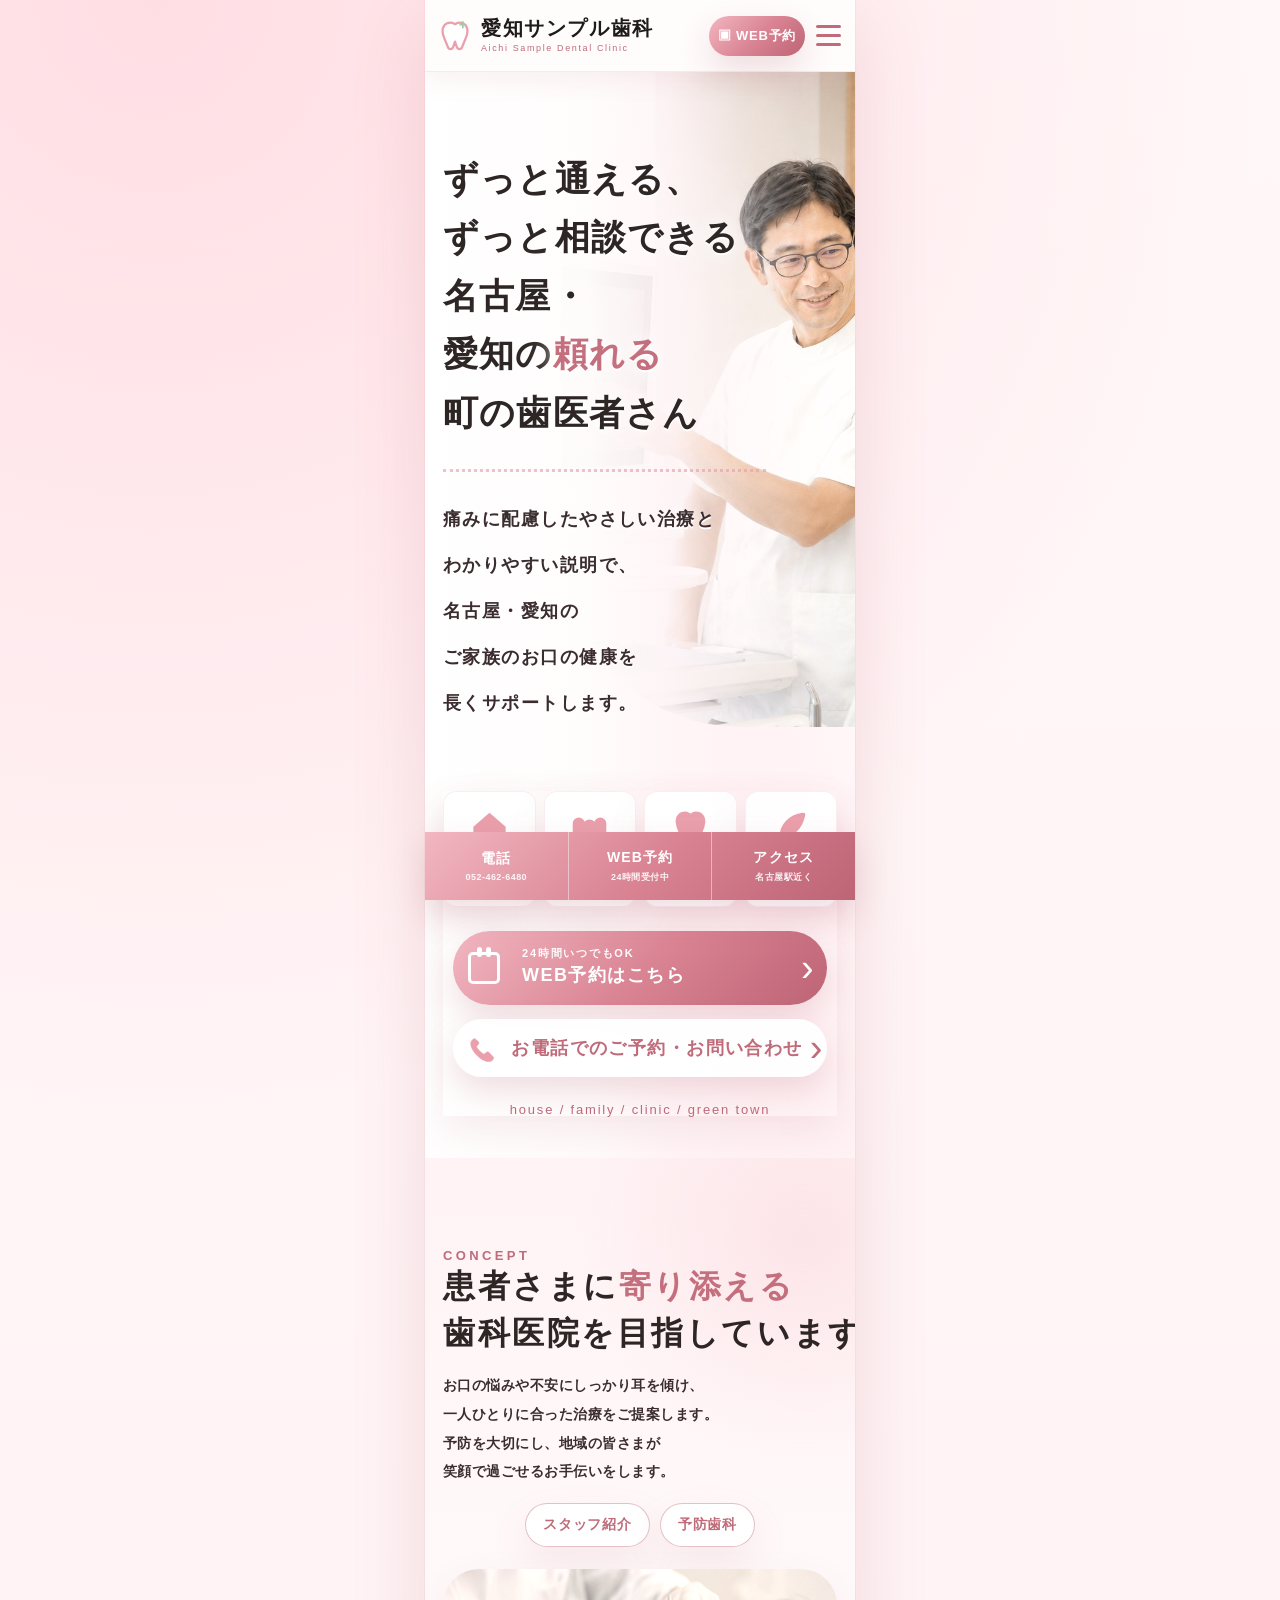
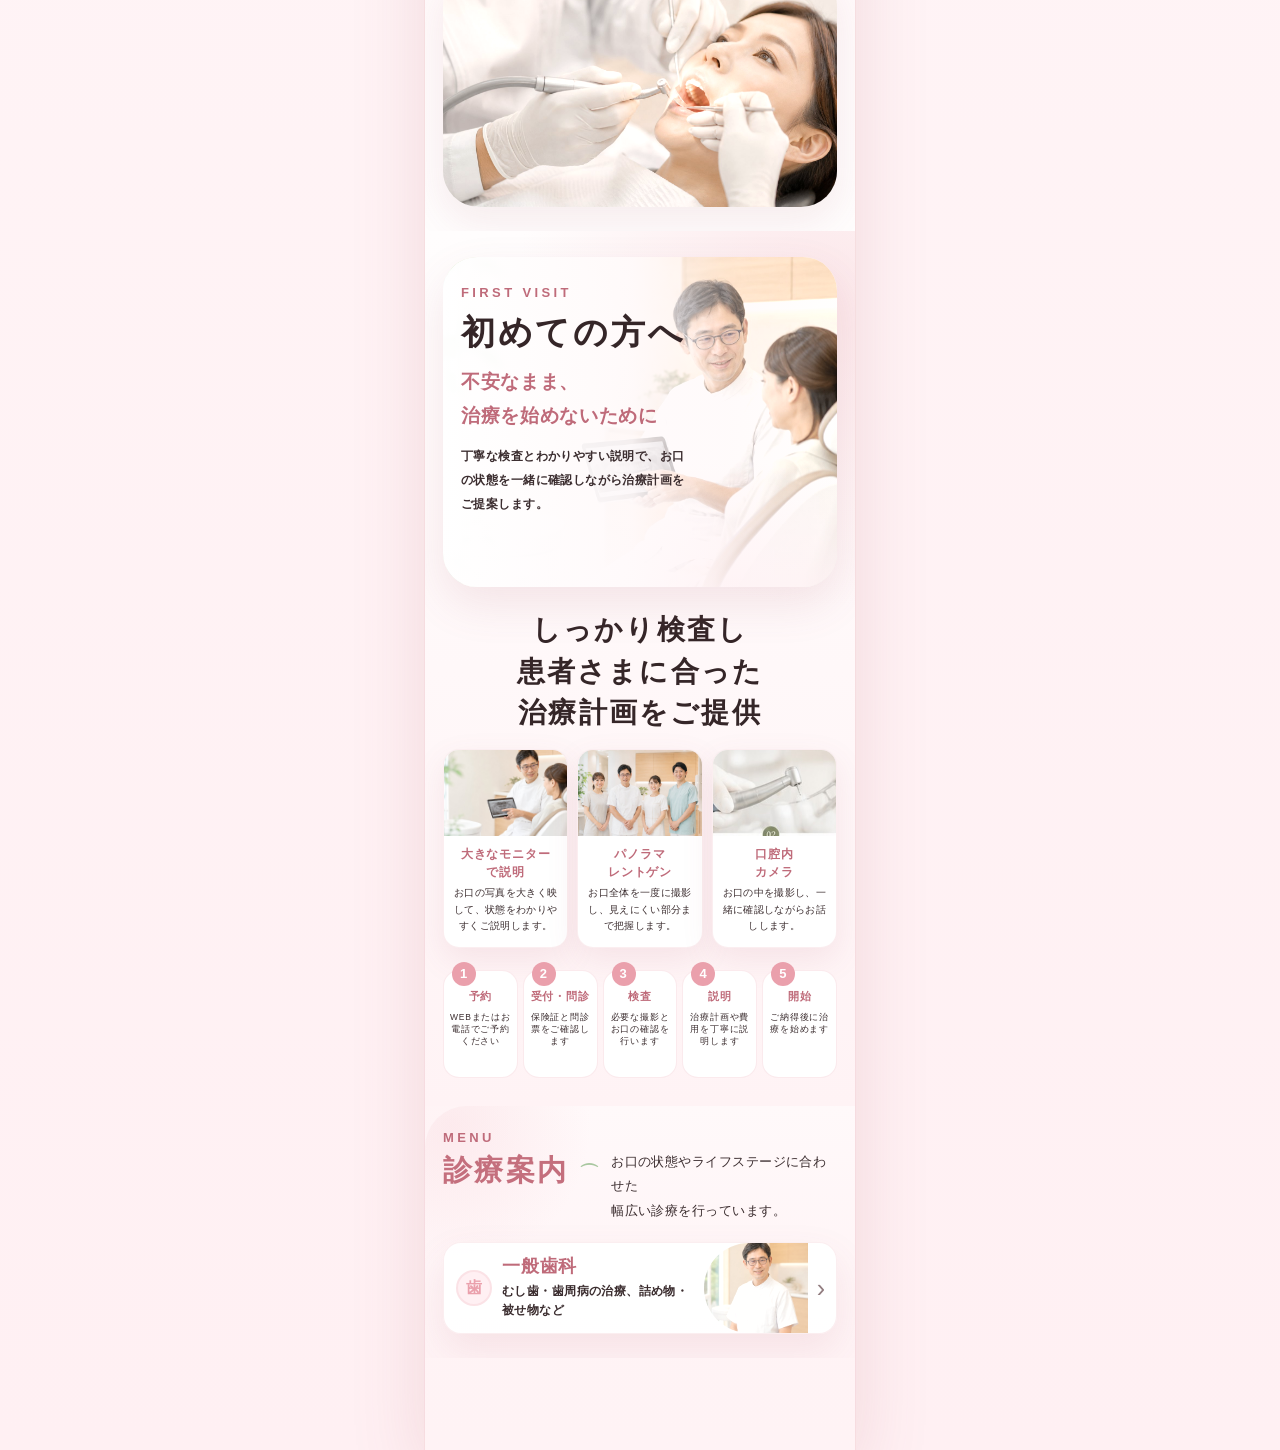
<file: index.html>
<!doctype html>
<html lang="ja">
<head>
  <meta charset="utf-8">
  <meta name="viewport" content="width=device-width, initial-scale=1">
  <title>愛知サンプル歯科 | Aichi Sample Dental Clinic</title>
  <meta name="description" content="愛知サンプル歯科は、痛みに配慮したやさしい治療とわかりやすい説明で、ご家族のお口の健康を長く支える歯科医院です。">
  <meta name="theme-color" content="#eaa0ac">
  <meta property="og:type" content="website">
  <meta property="og:site_name" content="愛知サンプル歯科">
  <meta property="og:title" content="愛知サンプル歯科 | Aichi Sample Dental Clinic">
  <meta property="og:description" content="ずっと通える、ずっと相談できる。名古屋・愛知の頼れる町の歯医者さん。">
  <meta property="og:image" content="assets/friendly_dental_consultation_in_a_modern_clinic.jpg?v=20260528">
  <link rel="icon" href="assets/favicon.svg" type="image/svg+xml">
  <link rel="manifest" href="site.webmanifest">
  <link rel="preload" as="image" href="assets/friendly_dental_consultation_in_a_modern_clinic.jpg?v=20260528">
  <link rel="stylesheet" href="styles.css">
  <script type="application/ld+json">
  {
    "@context": "https://schema.org",
    "@type": "Dentist",
    "name": "愛知サンプル歯科",
    "alternateName": "Aichi Sample Dental Clinic",
    "image": "assets/friendly_dental_consultation_in_a_modern_clinic.jpg?v=20260528",
    "telephone": "052-462-6480",
    "address": {
      "@type": "PostalAddress",
      "postalCode": "450-0002",
      "addressRegion": "愛知県",
      "addressLocality": "名古屋市中村区",
      "streetAddress": "名駅1-1-3 名駅メディカルスクエア 2F",
      "addressCountry": "JP"
    },
    "medicalSpecialty": "Dentistry",
    "openingHours": [
      "Mo-We 09:00-13:00",
      "Mo-We 14:30-18:30",
      "Fr 09:00-13:00",
      "Fr 14:30-18:30",
      "Sa 09:00-13:00",
      "Sa 14:30-17:00"
    ],
    "priceRange": "$$"
  }
  </script>
</head>
<body class="home-page">
  <div class="site-shell">
    <header class="site-header">
      <a class="brand" href="index.html" aria-label="愛知サンプル歯科トップ">
        <svg class="logo-icon" viewBox="0 0 64 64" aria-hidden="true">
          <path d="M24 8c-9 0-15 7-14 17 1 9 6 17 9 26 2 6 8 6 10 0l3-9 3 9c2 6 8 6 10 0 3-9 8-17 9-26C55 15 49 8 40 8c-4 0-6 2-8 3-2-1-4-3-8-3Z" fill="#fff" stroke="#35b7a8" stroke-width="4" stroke-linejoin="round"/>
          <path d="M46 7v10M41 12h10" stroke="#94c781" stroke-width="3" stroke-linecap="round"/>
        </svg>
        <span>
          <span class="brand-name">愛知サンプル歯科</span>
          <span class="brand-en">Aichi Sample Dental Clinic</span>
        </span>
      </a>
      <a class="reserve-pill" href="reserve.html">▣ WEB予約</a>
      <button class="menu-trigger" type="button" data-menu-button aria-expanded="false" aria-label="メニューを開く">
        <span></span><span></span><span></span>
      </button>
    </header>
    <nav class="drawer" data-drawer aria-label="サイト内メニュー">
      <a href="treatment.html">診療案内 <span>›</span></a>
      <a href="staff.html">スタッフ紹介 <span>›</span></a>
      <a href="index.html#first-guide">初めての方へ <span>›</span></a>
      <a href="clinic.html">院内・アクセス <span>›</span></a>
      <a href="reserve.html">WEB予約・相談 <span>›</span></a>
    </nav>

    <main class="page">
      <section class="hero-visual">
        <img class="hero-photo" src="assets/friendly_dental_consultation_in_a_modern_clinic.jpg?v=20260528" alt="院長が患者さまへ口腔内画像を見せながら説明している診療室">
        <div class="hero-copy reveal">
          <h1>ずっと通える、<br>ずっと相談できる<br>名古屋・愛知の<strong>頼れる</strong><br>町の歯医者さん</h1>
          <p>痛みに配慮したやさしい治療と<br>わかりやすい説明で、名古屋・愛知の<br>ご家族のお口の健康を<br>長くサポートします。</p>
        </div>

        <div class="floating-panel reveal">
          <div class="badge-wrap">
            <span class="badge">
              <svg viewBox="0 0 64 64" aria-hidden="true"><path d="M8 31 32 10l24 21v23H39V39H25v15H8V31Z"/></svg>
              <strong>土日も診療</strong><em>通いやすい</em>
            </span>
            <span class="badge">
              <svg viewBox="0 0 64 64" aria-hidden="true"><path d="M25 26a9 9 0 1 0-18 0v20h18V26Zm32 0a9 9 0 1 0-18 0v20h18V26ZM32 20a10 10 0 0 0-10 10v24h20V30A10 10 0 0 0 32 20Z"/></svg>
              <strong>家族みんなで</strong><em>通える歯科</em>
            </span>
            <span class="badge">
              <svg viewBox="0 0 64 64" aria-hidden="true"><path d="M24 8c-9 0-15 7-14 17 1 9 6 17 9 26 2 6 8 6 10 0l3-9 3 9c2 6 8 6 10 0 3-9 8-17 9-26C55 15 49 8 40 8c-4 0-6 2-8 3-2-1-4-3-8-3Z"/></svg>
              <strong>痛みに配慮した</strong><em>やさしい治療</em>
            </span>
            <span class="badge">
              <svg viewBox="0 0 64 64" aria-hidden="true"><path d="M50 10C29 13 16 27 15 48c20 0 35-13 39-35 .4-2-1-3.4-4-3Zm-2 6C36 27 27 35 16 49"/></svg>
              <strong>清潔で安心の</strong><em>院内環境</em>
            </span>
          </div>
          <div class="hero-actions">
            <a class="hero-main-reserve" href="reserve.html">
              <span class="hero-calendar" aria-hidden="true"></span>
              <span><small>24時間いつでもOK</small>WEB予約はこちら</span>
              <b>›</b>
            </a>
            <a class="hero-call-reserve" href="tel:0524626480">
              <svg class="hero-phone-icon" viewBox="0 0 64 64" aria-hidden="true"><path d="M20 10c-4 1-8 5-9 9-2 8 4 20 14 30s22 16 30 14c4-1 8-5 9-9l-11-12c-2-2-5-2-7 0l-5 4c-7-4-13-10-17-17l4-5c2-2 2-5 0-7L20 10Z"/></svg>
              <span>お電話でのご予約・お問い合わせ</span>
              <b>›</b>
            </a>
          </div>
          <div class="town-line">house / family / clinic / green town</div>
        </div>
      </section>

      <section class="concept-stage reveal">
        <div class="concept-copy">
          <span class="en-label">Concept</span>
          <h2><span class="heading-line">患者さまに<strong>寄り添える</strong></span><span class="heading-line">歯科医院を目指しています</span></h2>
          <p>お口の悩みや不安にしっかり耳を傾け、<br>一人ひとりに合った治療をご提案します。<br>予防を大切にし、地域の皆さまが<br>笑顔で過ごせるお手伝いをします。</p>
          <div class="btn-row">
            <a class="soft-btn" href="staff.html">スタッフ紹介</a>
            <a class="soft-btn" href="treatment.html">予防歯科</a>
          </div>
        </div>
        <div class="concept-photo">
          <img src="assets/friendly_medical_staff_in_modern_clinic.jpg?v=20260528" alt="愛知サンプル歯科のスタッフ">
        </div>
      </section>

      <section class="first-guide-stage reveal" id="first-guide">
        <div class="first-guide-visual">
          <img src="assets/dental_consultation_in_a_modern_clinic.jpg?v=20260528" alt="初診時に丁寧に説明する診療風景">
          <div class="first-guide-copy">
            <span class="en-label">FIRST VISIT</span>
            <h2>初めての方へ</h2>
            <p class="guide-lead">不安なまま、<br>治療を始めないために</p>
            <p>丁寧な検査とわかりやすい説明で、お口の状態を一緒に確認しながら治療計画をご提案します。</p>
          </div>
        </div>

        <div class="section-head first-guide-title">
          <h2><span class="heading-line">しっかり検査し</span><span class="heading-line">患者さまに合った</span><span class="heading-line">治療計画をご提供</span></h2>
        </div>

        <div class="exam-row">
          <div class="exam-unit"><img src="assets/dental_consultation_in_a_modern_clinic.jpg?v=20260528" alt="大きなモニター"><b>大きなモニター<br>で説明</b><p>お口の写真を大きく映して、状態をわかりやすくご説明します。</p></div>
          <div class="exam-unit"><img src="assets/modern_bright_dental_treatment_room.jpg?v=20260528" alt="パノラマレントゲン"><b>パノラマ<br>レントゲン</b><p>お口全体を一度に撮影し、見えにくい部分まで把握します。</p></div>
          <div class="exam-unit"><img src="assets/aichi-equipment-camera.jpg?v=20260528" alt="口腔内カメラ"><b>口腔内<br>カメラ</b><p>お口の中を撮影し、一緒に確認しながらお話しします。</p></div>
        </div>

        <div class="flow-line compact-flow">
          <div class="flow-step" data-step="1"><b>予約</b><span>WEBまたはお電話でご予約ください</span></div>
          <div class="flow-step" data-step="2"><b>受付・問診</b><span>保険証と問診票をご確認します</span></div>
          <div class="flow-step" data-step="3"><b>検査</b><span>必要な撮影とお口の確認を行います</span></div>
          <div class="flow-step" data-step="4"><b>説明</b><span>治療計画や費用を丁寧に説明します</span></div>
          <div class="flow-step" data-step="5"><b>開始</b><span>ご納得後に治療を始めます</span></div>
        </div>
      </section>

      <section class="menu-preview reveal">
        <div class="menu-title-row">
          <div>
            <span class="en-label">MENU</span>
            <h2>診療案内 <span class="leaf">⌒</span></h2>
          </div>
          <p>お口の状態やライフステージに合わせた<br>幅広い診療を行っています。</p>
        </div>
        <a class="menu-band" href="treatment.html">
          <span class="line-icon">歯</span>
          <h3>一般歯科</h3>
          <p>むし歯・歯周病の治療、詰め物・被せ物など</p>
          <img class="photo-slice" src="assets/dental_checkup_in_progress.jpg?v=20260528" alt="一般歯科の診療風景">
        </a>
      </section>
    </main>
  </div>

  <nav class="bottom-action-bar" aria-label="固定予約導線">
    <a href="tel:0524626480"><span>電話</span><small>052-462-6480</small></a>
    <a href="reserve.html"><span>WEB予約</span><small>24時間受付中</small></a>
    <a href="clinic.html#access"><span>アクセス</span><small>名古屋駅近く</small></a>
  </nav>
  <script src="app.js"></script>
</body>
</html>
</file>
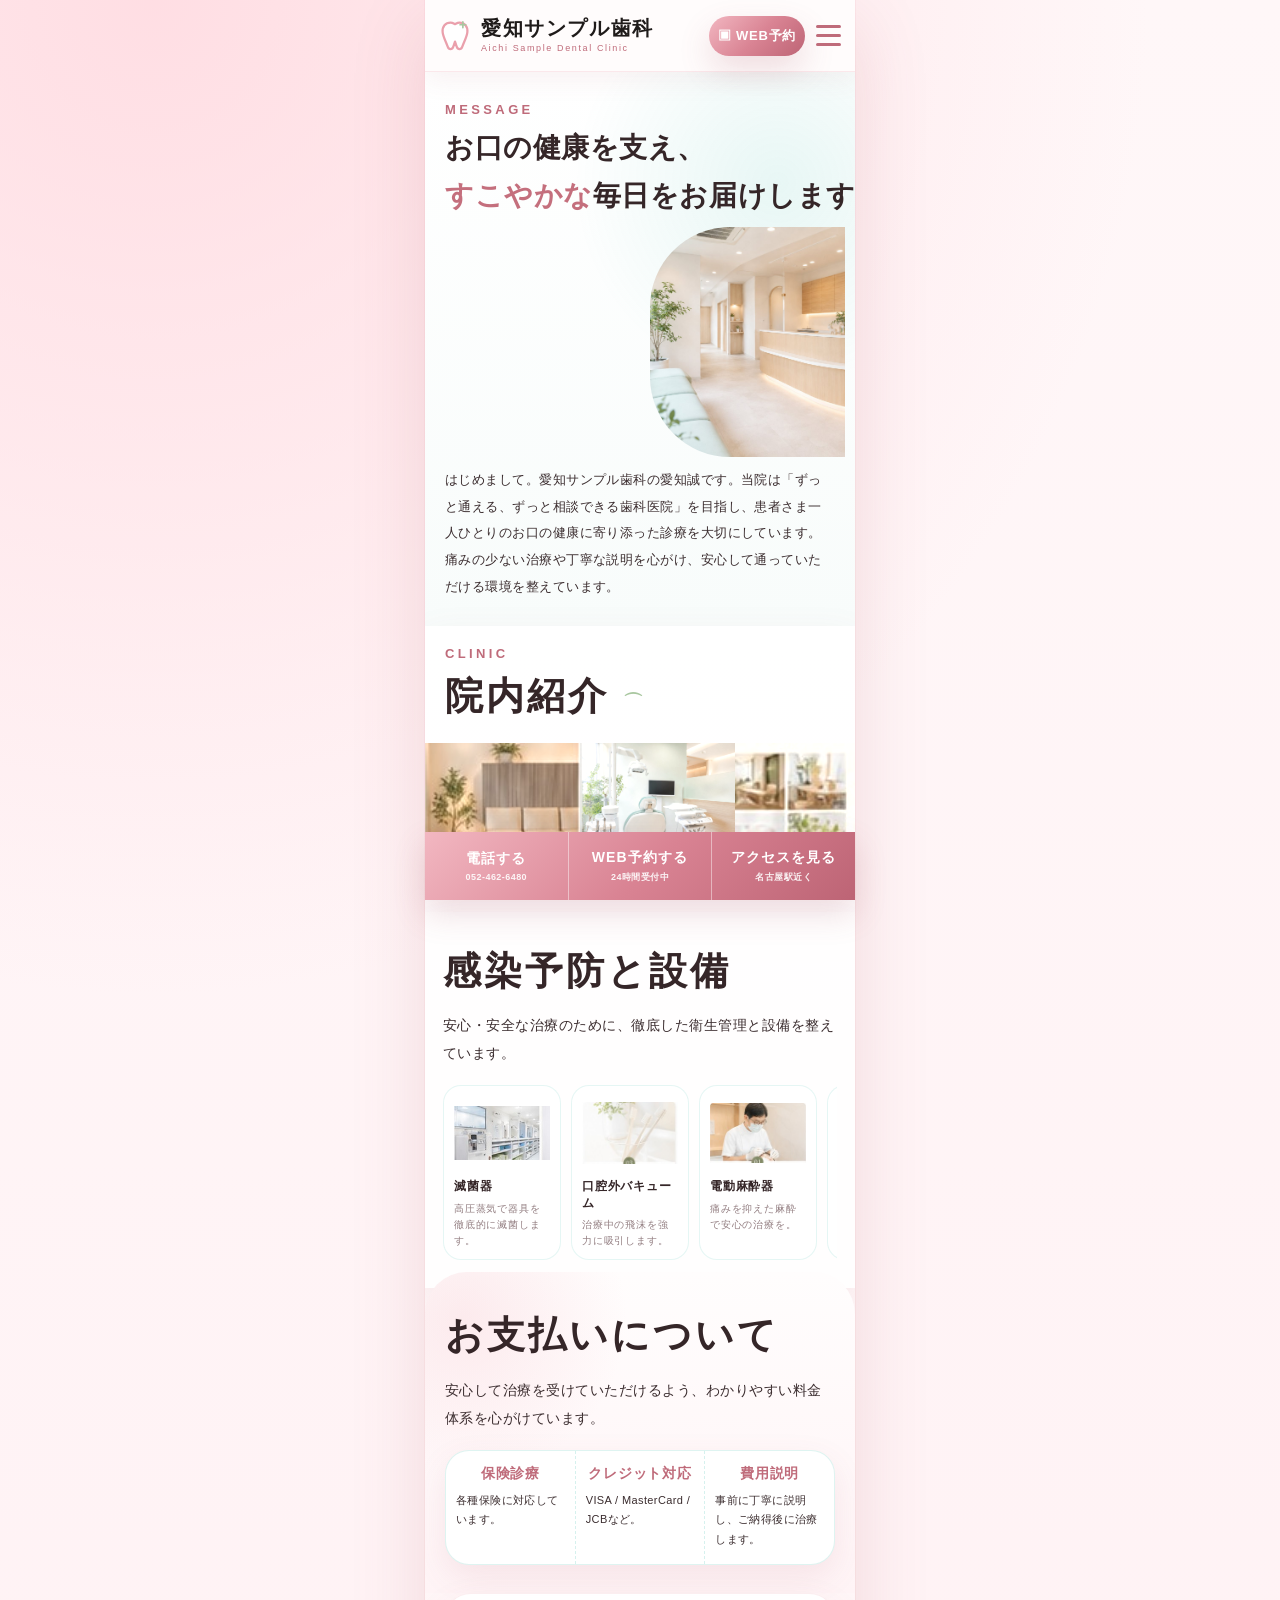
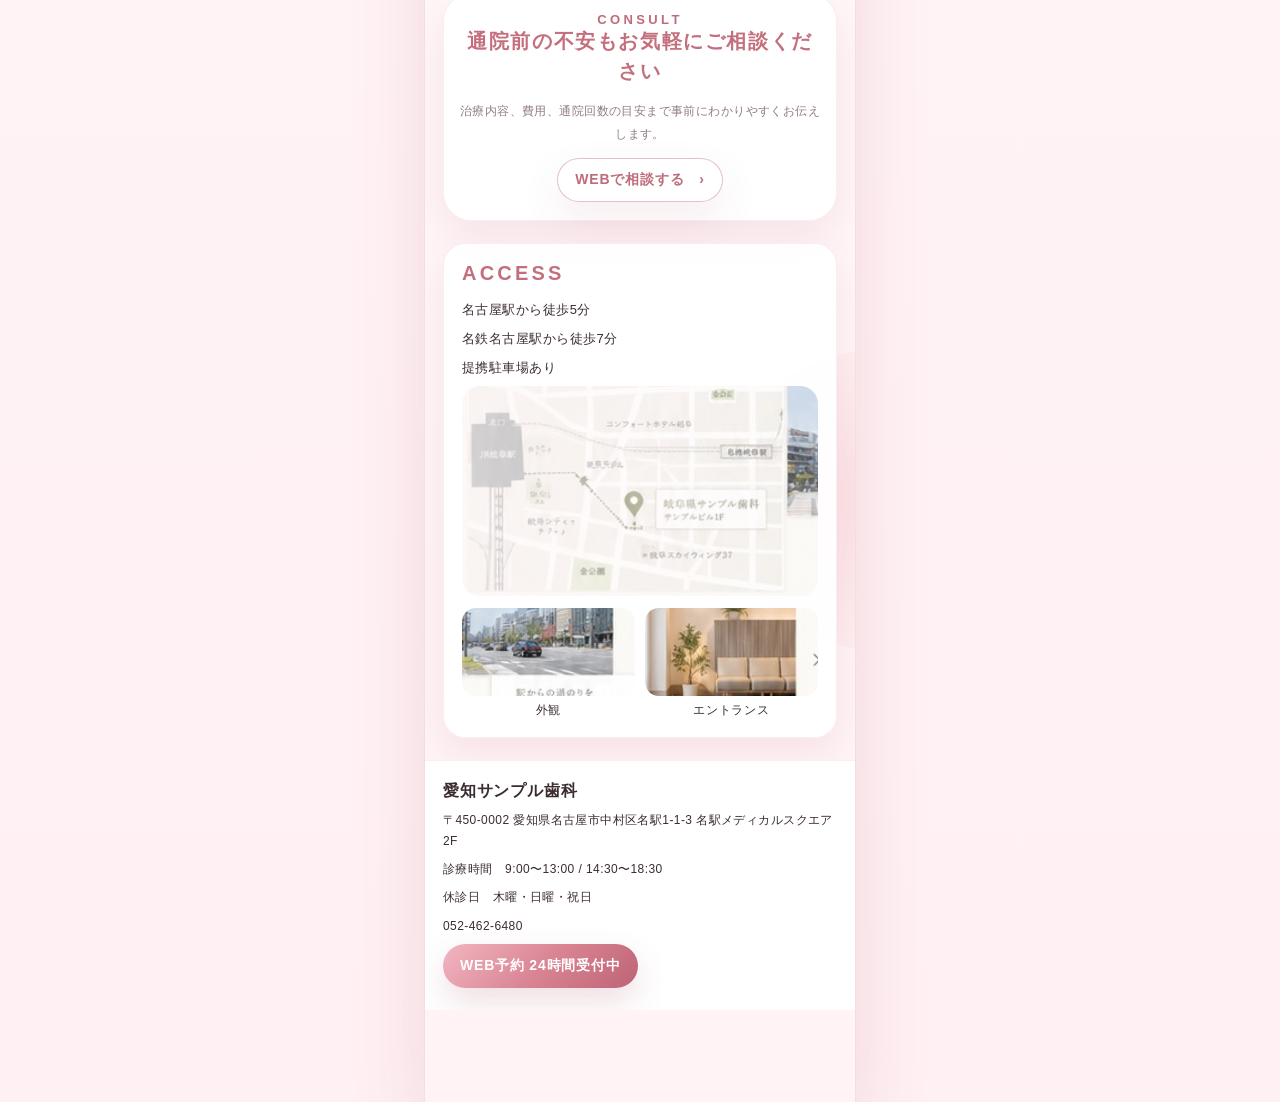
<file: clinic.html>
<!doctype html>
<html lang="ja">
<head>
  <meta charset="utf-8">
  <meta name="viewport" content="width=device-width, initial-scale=1">
  <title>院内・設備・アクセス | 愛知サンプル歯科</title>
  <meta name="description" content="愛知サンプル歯科の院内紹介、感染予防設備、アクセス情報。清潔で安心できる院内環境を整えています。">
  <meta name="theme-color" content="#eaa0ac">
  <meta property="og:type" content="website">
  <meta property="og:site_name" content="愛知サンプル歯科">
  <meta property="og:title" content="院内・設備・アクセス | 愛知サンプル歯科">
  <meta property="og:description" content="院内紹介、設備、アクセスを写真付きでご案内します。">
  <meta property="og:image" content="assets/serene_minimalist_reception_space.jpg?v=20260528">
  <link rel="icon" href="assets/favicon.svg" type="image/svg+xml">
  <link rel="manifest" href="site.webmanifest">
  <link rel="stylesheet" href="styles.css">
</head>
<body>
  <div class="site-shell">
    <header class="site-header">
      <a class="brand" href="index.html" aria-label="愛知サンプル歯科トップ">
        <svg class="logo-icon" viewBox="0 0 64 64" aria-hidden="true">
          <path d="M24 8c-9 0-15 7-14 17 1 9 6 17 9 26 2 6 8 6 10 0l3-9 3 9c2 6 8 6 10 0 3-9 8-17 9-26C55 15 49 8 40 8c-4 0-6 2-8 3-2-1-4-3-8-3Z" fill="#fff" stroke="#35b7a8" stroke-width="4" stroke-linejoin="round"/>
          <path d="M46 7v10M41 12h10" stroke="#94c781" stroke-width="3" stroke-linecap="round"/>
        </svg>
        <span>
          <span class="brand-name">愛知サンプル歯科</span>
          <span class="brand-en">Aichi Sample Dental Clinic</span>
        </span>
      </a>
      <a class="reserve-pill" href="reserve.html">▣ WEB予約</a>
      <button class="menu-trigger" type="button" data-menu-button aria-expanded="false" aria-label="メニューを開く">
        <span></span><span></span><span></span>
      </button>
    </header>
    <nav class="drawer" data-drawer aria-label="サイト内メニュー">
      <a href="index.html">ホーム <span>›</span></a>
      <a href="treatment.html">診療案内 <span>›</span></a>
      <a href="staff.html">スタッフ紹介 <span>›</span></a>
      <a href="index.html#first-guide">初めての方へ <span>›</span></a>
      <a href="reserve.html">WEB予約・相談 <span>›</span></a>
    </nav>

    <main class="page">
      <section class="message-stage reveal">
        <div class="section-head">
          <span class="en-label">MESSAGE</span>
          <h1><span class="heading-line">お口の健康を支え、</span><span class="heading-line"><strong>すこやかな</strong>毎日をお届けします</span></h1>
        </div>
        <img src="assets/friendly_professional_in_a_modern_clinic.jpg?v=20260528" alt="院長 愛知誠">
        <p>はじめまして。愛知サンプル歯科の愛知誠です。当院は「ずっと通える、ずっと相談できる歯科医院」を目指し、患者さま一人ひとりのお口の健康に寄り添った診療を大切にしています。痛みの少ない治療や丁寧な説明を心がけ、安心して通っていただける環境を整えています。</p>
      </section>

      <section class="clinic-gallery reveal">
        <div class="section-head">
          <span class="en-label">CLINIC</span>
          <h2>院内紹介 <span class="leaf">⌒</span></h2>
        </div>
        <div class="gallery-row">
          <figure><img src="assets/aichi-clinic-entrance.jpg?v=20260528" alt="入口"><figcaption>入口</figcaption></figure>
          <figure><img src="assets/serene_minimalist_reception_space.jpg?v=20260528" alt="受付"><figcaption>受付</figcaption></figure>
          <figure><img src="assets/aichi-clinic-waiting.jpg?v=20260528" alt="待合室"><figcaption>待合室</figcaption></figure>
          <figure><img src="assets/modern_bright_dental_treatment_room.jpg?v=20260528" alt="診療室"><figcaption>診療室</figcaption></figure>
          <figure><img src="assets/aichi-clinic-private.jpg?v=20260528" alt="半個室"><figcaption>半個室</figcaption></figure>
          <figure><img src="assets/aichi-clinic-kids.jpg?v=20260528" alt="キッズスペース"><figcaption>キッズスペース</figcaption></figure>
        </div>
      </section>

      <section class="equipment-strip reveal">
        <div class="section-head">
          <h2>感染予防と設備</h2>
          <p>安心・安全な治療のために、徹底した衛生管理と設備を整えています。</p>
        </div>
        <div class="equipment-row">
          <div class="equipment-unit"><img src="assets/aichi-equipment-sterilizer.jpg?v=20260528" alt="滅菌器"><b>滅菌器</b><span>高圧蒸気で器具を徹底的に滅菌します。</span></div>
          <div class="equipment-unit"><img src="assets/aichi-equipment-vacuum.jpg?v=20260528" alt="口腔外バキューム"><b>口腔外バキューム</b><span>治療中の飛沫を強力に吸引します。</span></div>
          <div class="equipment-unit"><img src="assets/aichi-equipment-anesthesia.jpg?v=20260528" alt="電動麻酔器"><b>電動麻酔器</b><span>痛みを抑えた麻酔で安心の治療を。</span></div>
          <div class="equipment-unit"><img src="assets/aichi-equipment-camera.jpg?v=20260528" alt="口腔内カメラ"><b>口腔内カメラ</b><span>お口の状態を見える化します。</span></div>
          <div class="equipment-unit"><img src="assets/aichi-equipment-xray.jpg?v=20260528" alt="歯科用CT"><b>歯科用CT</b><span>精密な治療計画に活用します。</span></div>
        </div>
      </section>

      <section class="section-band wave reveal">
        <div class="section-head">
          <h2>お支払いについて</h2>
          <p>安心して治療を受けていただけるよう、わかりやすい料金体系を心がけています。</p>
        </div>
        <div class="three-column">
          <div><h3>保険診療</h3><p>各種保険に対応しています。</p></div>
          <div><h3>クレジット対応</h3><p>VISA / MasterCard / JCBなど。</p></div>
          <div><h3>費用説明</h3><p>事前に丁寧に説明し、ご納得後に治療します。</p></div>
        </div>
      </section>

      <section class="reservation-bar reveal">
        <span class="en-label">CONSULT</span>
        <h2>通院前の不安もお気軽にご相談ください</h2>
        <p class="section-note">治療内容、費用、通院回数の目安まで事前にわかりやすくお伝えします。</p>
        <a class="soft-btn" href="reserve.html">WEBで相談する　›</a>
      </section>

      <section class="access-band reveal" id="access" style="margin:0 18px 22px">
        <h2>ACCESS</h2>
        <p>名古屋駅から徒歩5分</p>
        <p>名鉄名古屋駅から徒歩7分</p>
        <p>提携駐車場あり</p>
        <div class="access-map google-map">
          <iframe title="愛知サンプル歯科 Google Map" src="https://www.google.com/maps?q=%E6%84%9B%E7%9F%A5%E7%9C%8C%E5%90%8D%E5%8F%A4%E5%B1%8B%E5%B8%82%E4%B8%AD%E6%9D%91%E5%8C%BA%E5%90%8D%E9%A7%851-1-3%20%E5%90%8D%E9%A7%85%E3%83%A1%E3%83%87%E3%82%A3%E3%82%AB%E3%83%AB%E3%82%B9%E3%82%AF%E3%82%A8%E3%82%A2%202F&output=embed" loading="lazy" referrerpolicy="no-referrer-when-downgrade"></iframe>
        </div>
        <div class="photo-pair">
          <figure><img src="assets/aichi-access-exterior.jpg?v=20260528" alt="外観"><figcaption>外観</figcaption></figure>
          <figure><img src="assets/aichi-access-entry.jpg?v=20260528" alt="エントランス"><figcaption>エントランス</figcaption></figure>
        </div>
      </section>

      <footer class="footer-info">
        <strong>愛知サンプル歯科</strong>
        <p>〒450-0002 愛知県名古屋市中村区名駅1-1-3 名駅メディカルスクエア 2F</p>
        <p>診療時間　9:00〜13:00 / 14:30〜18:30</p>
        <p>休診日　木曜・日曜・祝日</p>
        <p>052-462-6480</p>
        <a class="solid-btn" href="reserve.html">WEB予約 24時間受付中</a>
      </footer>
    </main>
  </div>

  <nav class="bottom-action-bar" aria-label="固定予約導線">
    <a href="tel:0524626480"><span>電話する</span><small>052-462-6480</small></a>
    <a href="reserve.html"><span>WEB予約する</span><small>24時間受付中</small></a>
    <a href="#access"><span>アクセスを見る</span><small>名古屋駅近く</small></a>
  </nav>
  <script src="app.js"></script>
</body>
</html>
</file>
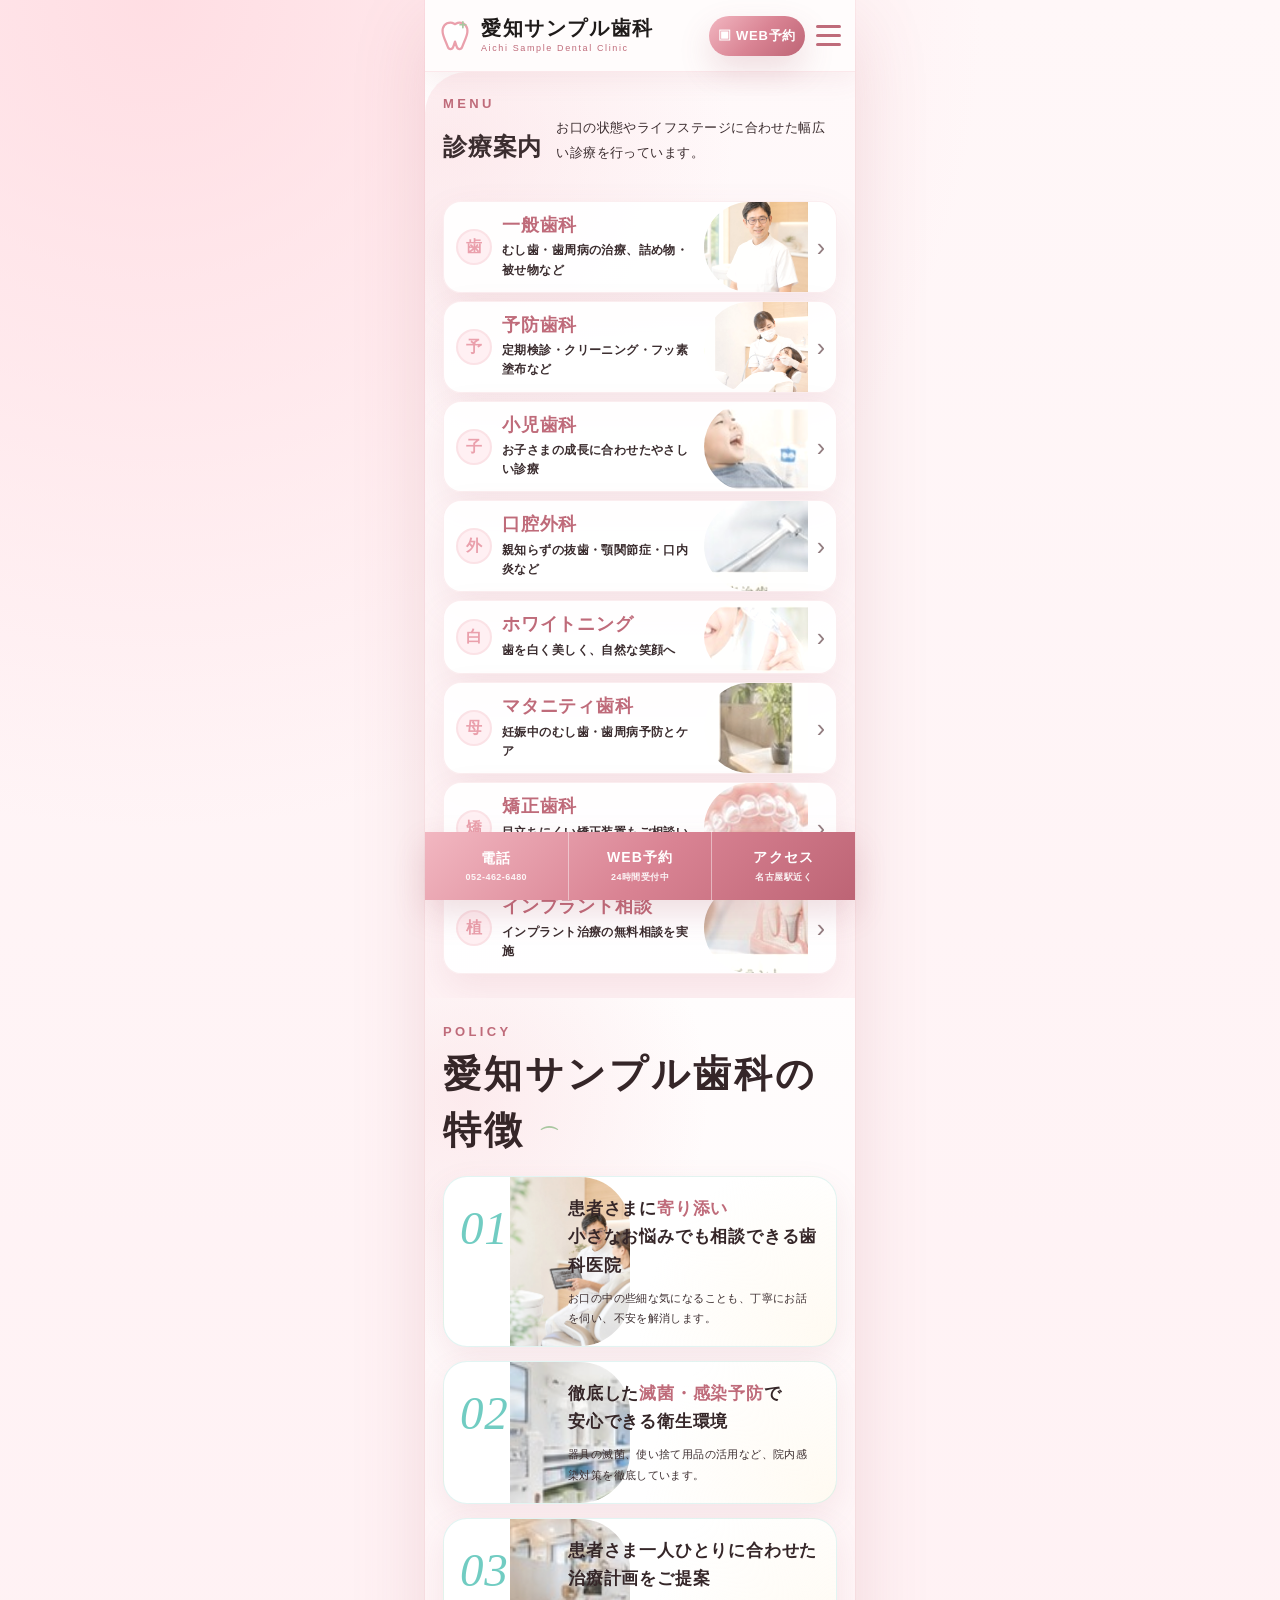
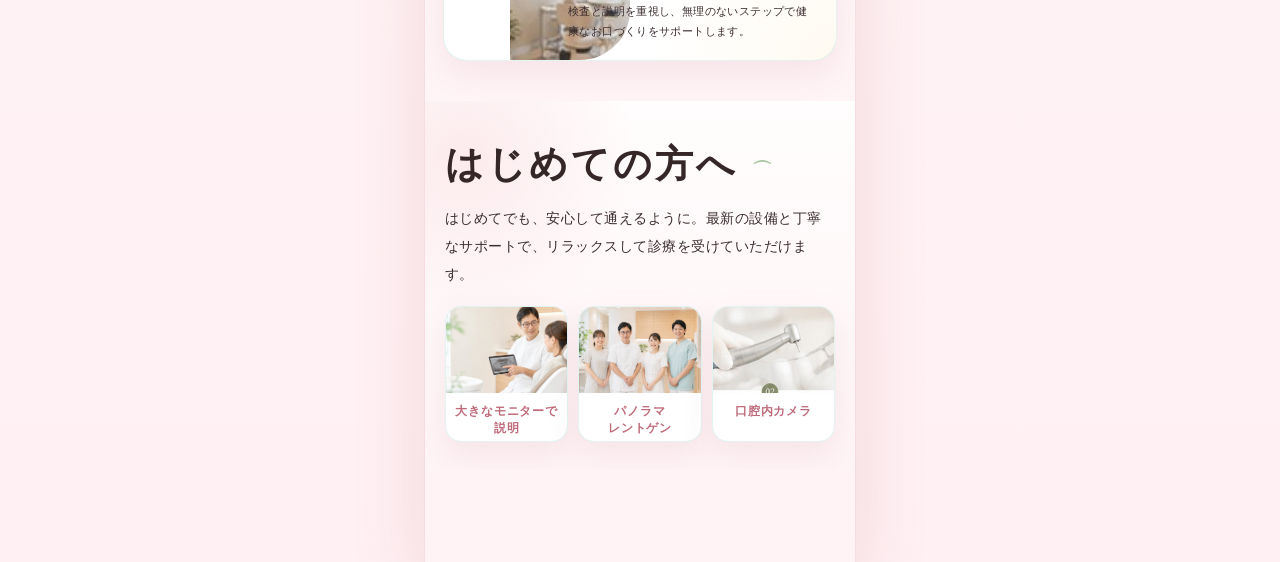
<file: features.html>
<!doctype html>
<html lang="ja">
<head>
  <meta charset="utf-8">
  <meta name="viewport" content="width=device-width, initial-scale=1">
  <title>特徴・診療入口 | 愛知サンプル歯科</title>
  <meta name="description" content="愛知サンプル歯科の特徴と診療入口。患者さまに寄り添う説明、衛生管理、治療計画の提案を大切にしています。">
  <meta name="theme-color" content="#eaa0ac">
  <meta property="og:type" content="website">
  <meta property="og:site_name" content="愛知サンプル歯科">
  <meta property="og:title" content="特徴・診療入口 | 愛知サンプル歯科">
  <meta property="og:description" content="愛知サンプル歯科の特徴と診療メニューをまとめてご案内します。">
  <meta property="og:image" content="assets/dental_consultation_in_a_modern_clinic.jpg?v=20260528">
  <link rel="icon" href="assets/favicon.svg" type="image/svg+xml">
  <link rel="manifest" href="site.webmanifest">
  <link rel="stylesheet" href="styles.css">
</head>
<body>
  <div class="site-shell">
    <header class="site-header">
      <a class="brand" href="index.html" aria-label="愛知サンプル歯科トップ">
        <svg class="logo-icon" viewBox="0 0 64 64" aria-hidden="true">
          <path d="M24 8c-9 0-15 7-14 17 1 9 6 17 9 26 2 6 8 6 10 0l3-9 3 9c2 6 8 6 10 0 3-9 8-17 9-26C55 15 49 8 40 8c-4 0-6 2-8 3-2-1-4-3-8-3Z" fill="#fff" stroke="#35b7a8" stroke-width="4" stroke-linejoin="round"/>
          <path d="M46 7v10M41 12h10" stroke="#94c781" stroke-width="3" stroke-linecap="round"/>
        </svg>
        <span>
          <span class="brand-name">愛知サンプル歯科</span>
          <span class="brand-en">Aichi Sample Dental Clinic</span>
        </span>
      </a>
      <a class="reserve-pill" href="reserve.html">▣ WEB予約</a>
      <button class="menu-trigger" type="button" data-menu-button aria-expanded="false" aria-label="メニューを開く">
        <span></span><span></span><span></span>
      </button>
    </header>
    <nav class="drawer" data-drawer aria-label="サイト内メニュー">
      <a href="index.html">ホーム <span>›</span></a>
      <a href="treatment.html">診療案内 <span>›</span></a>
      <a href="staff.html">スタッフ紹介 <span>›</span></a>
      <a href="index.html#first-guide">初めての方へ <span>›</span></a>
      <a href="reserve.html">WEB予約・相談 <span>›</span></a>
    </nav>

    <main class="page">
      <section class="menu-preview reveal">
        <div class="menu-title-row">
          <div><span class="en-label">MENU</span><h1>診療案内</h1></div>
          <p>お口の状態やライフステージに合わせた幅広い診療を行っています。</p>
        </div>
        <a class="menu-band" href="treatment.html"><span class="line-icon">歯</span><h3>一般歯科</h3><p>むし歯・歯周病の治療、詰め物・被せ物など</p><img class="photo-slice" src="assets/dental_checkup_in_progress.jpg?v=20260528" alt="一般歯科"></a>
        <a class="menu-band" href="treatment.html"><span class="line-icon">予</span><h3>予防歯科</h3><p>定期検診・クリーニング・フッ素塗布など</p><img class="photo-slice" src="assets/efficient_dental_care_in_a_serene_clinic.jpg?v=20260528" alt="予防歯科"></a>
        <a class="menu-band" href="treatment.html"><span class="line-icon">子</span><h3>小児歯科</h3><p>お子さまの成長に合わせたやさしい診療</p><img class="photo-slice" src="assets/aichi-menu-child.jpg?v=20260528" alt="小児歯科"></a>
        <a class="menu-band" href="treatment.html"><span class="line-icon">外</span><h3>口腔外科</h3><p>親知らずの抜歯・顎関節症・口内炎など</p><img class="photo-slice" src="assets/aichi-menu-oral.jpg?v=20260528" alt="口腔外科"></a>
        <a class="menu-band" href="treatment.html"><span class="line-icon">白</span><h3>ホワイトニング</h3><p>歯を白く美しく、自然な笑顔へ</p><img class="photo-slice" src="assets/aichi-menu-whitening.jpg?v=20260528" alt="ホワイトニング"></a>
        <a class="menu-band" href="treatment.html"><span class="line-icon">母</span><h3>マタニティ歯科</h3><p>妊娠中のむし歯・歯周病予防とケア</p><img class="photo-slice" src="assets/aichi-menu-maternity.jpg?v=20260528" alt="マタニティ歯科"></a>
        <a class="menu-band" href="treatment.html"><span class="line-icon">矯</span><h3>矯正歯科</h3><p>目立ちにくい矯正装置もご相談いただけます</p><img class="photo-slice" src="assets/aichi-menu-orthodontics.jpg?v=20260528" alt="矯正歯科"></a>
        <a class="menu-band" href="treatment.html"><span class="line-icon">植</span><h3>インプラント相談</h3><p>インプラント治療の無料相談を実施</p><img class="photo-slice" src="assets/aichi-menu-implant.jpg?v=20260528" alt="インプラント相談"></a>
      </section>

      <section class="policy-strip reveal">
        <span class="en-label">POLICY</span>
        <div class="section-head">
          <h2>愛知サンプル歯科の特徴 <span class="leaf">⌒</span></h2>
        </div>
        <div class="policy-row">
          <span class="num">01</span>
          <img src="assets/dental_consultation_in_a_modern_clinic.jpg?v=20260528" alt="患者さまに寄り添う説明">
          <h3>患者さまに<strong>寄り添い</strong><br>小さなお悩みでも相談できる歯科医院</h3>
          <p>お口の中の些細な気になることも、丁寧にお話を伺い、不安を解消します。</p>
        </div>
        <div class="policy-row">
          <span class="num">02</span>
          <img src="assets/aichi-equipment-sterilizer.jpg?v=20260528" alt="滅菌環境">
          <h3>徹底した<strong>滅菌・感染予防</strong>で<br>安心できる衛生環境</h3>
          <p>器具の滅菌、使い捨て用品の活用など、院内感染対策を徹底しています。</p>
        </div>
        <div class="policy-row">
          <span class="num">03</span>
          <img src="assets/aichi-equipment-xray.jpg?v=20260528" alt="治療計画の説明">
          <h3>患者さま一人ひとりに合わせた<br>治療計画をご提案</h3>
          <p>検査と説明を重視し、無理のないステップで健康なお口づくりをサポートします。</p>
        </div>
      </section>

      <section class="section-band mint reveal">
        <div class="section-head">
          <h2>はじめての方へ <span class="leaf">⌒</span></h2>
          <p>はじめてでも、安心して通えるように。最新の設備と丁寧なサポートで、リラックスして診療を受けていただけます。</p>
        </div>
        <div class="exam-row" style="padding:0">
          <div class="exam-unit"><img src="assets/dental_consultation_in_a_modern_clinic.jpg?v=20260528" alt="大きなモニター"><b>大きなモニターで説明</b></div>
          <div class="exam-unit"><img src="assets/modern_bright_dental_treatment_room.jpg?v=20260528" alt="パノラマレントゲン"><b>パノラマ<br>レントゲン</b></div>
          <div class="exam-unit"><img src="assets/aichi-equipment-camera.jpg?v=20260528" alt="口腔内カメラ"><b>口腔内カメラ</b></div>
        </div>
      </section>
    </main>
  </div>

  <nav class="bottom-action-bar" aria-label="固定予約導線">
    <a href="tel:0524626480"><span>電話</span><small>052-462-6480</small></a>
    <a href="reserve.html"><span>WEB予約</span><small>24時間受付中</small></a>
    <a href="clinic.html#access"><span>アクセス</span><small>名古屋駅近く</small></a>
  </nav>
  <script src="app.js"></script>
</body>
</html>
</file>
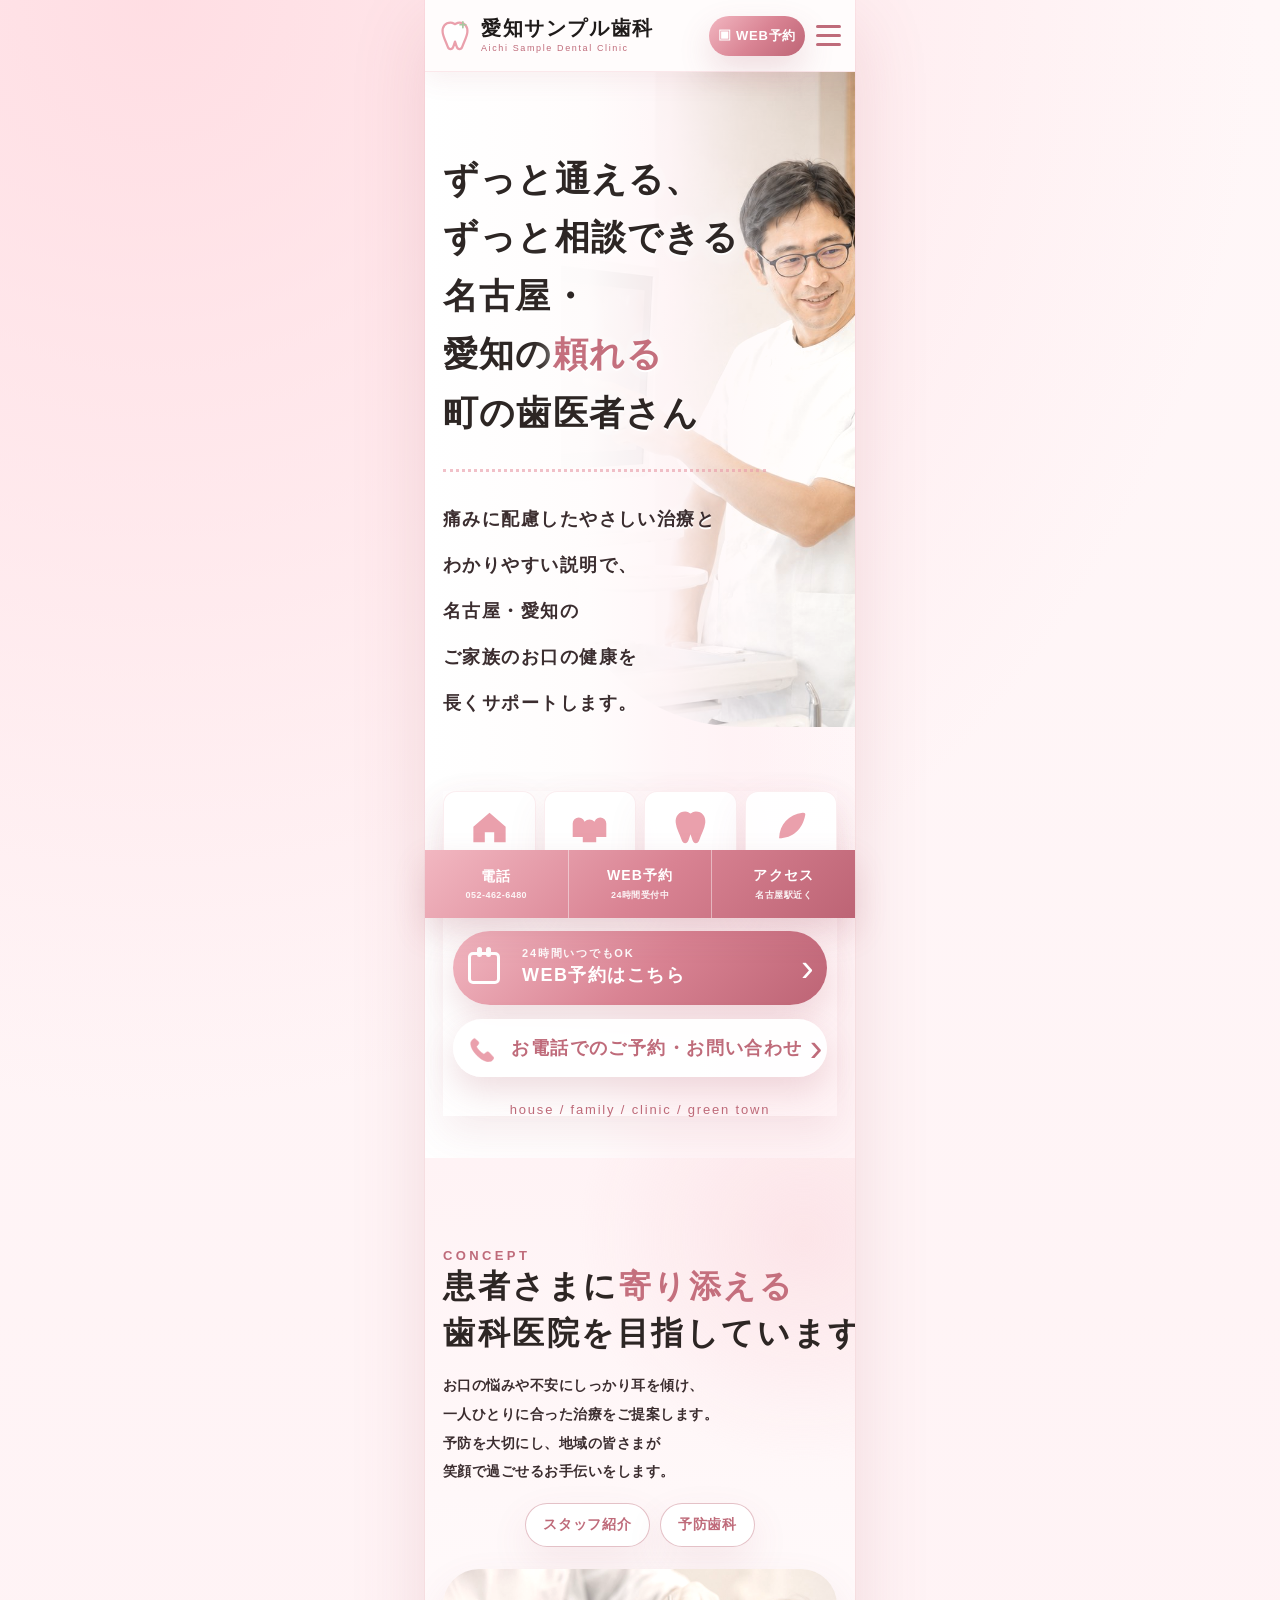
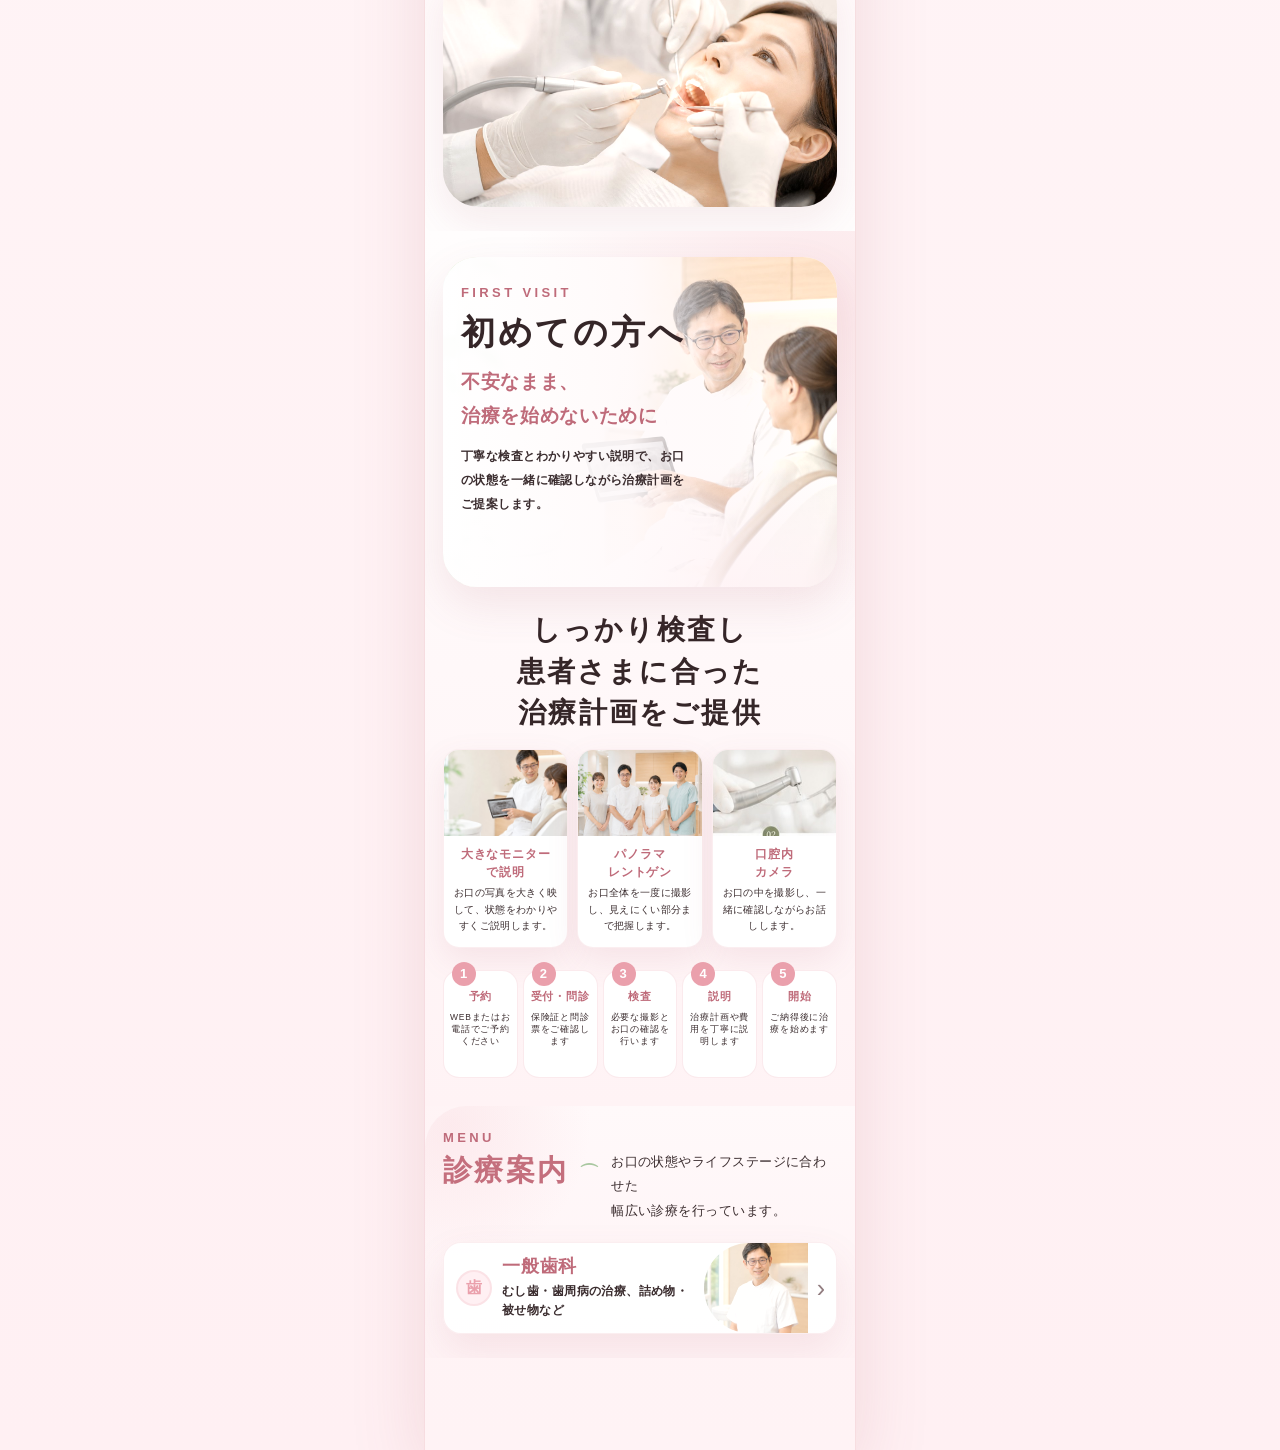
<file: first.html>
<!doctype html>
<html lang="ja">
<head>
  <meta charset="utf-8">
  <meta name="viewport" content="width=device-width, initial-scale=1">
  <title>初めての方へ | 愛知サンプル歯科</title>
  <meta name="robots" content="noindex">
  <meta http-equiv="refresh" content="0; url=index.html#first-guide">
  <link rel="canonical" href="index.html#first-guide">
</head>
<body>
  <p><a href="index.html#first-guide">初めての方へ移動します</a></p>
</body>
</html>
</file>
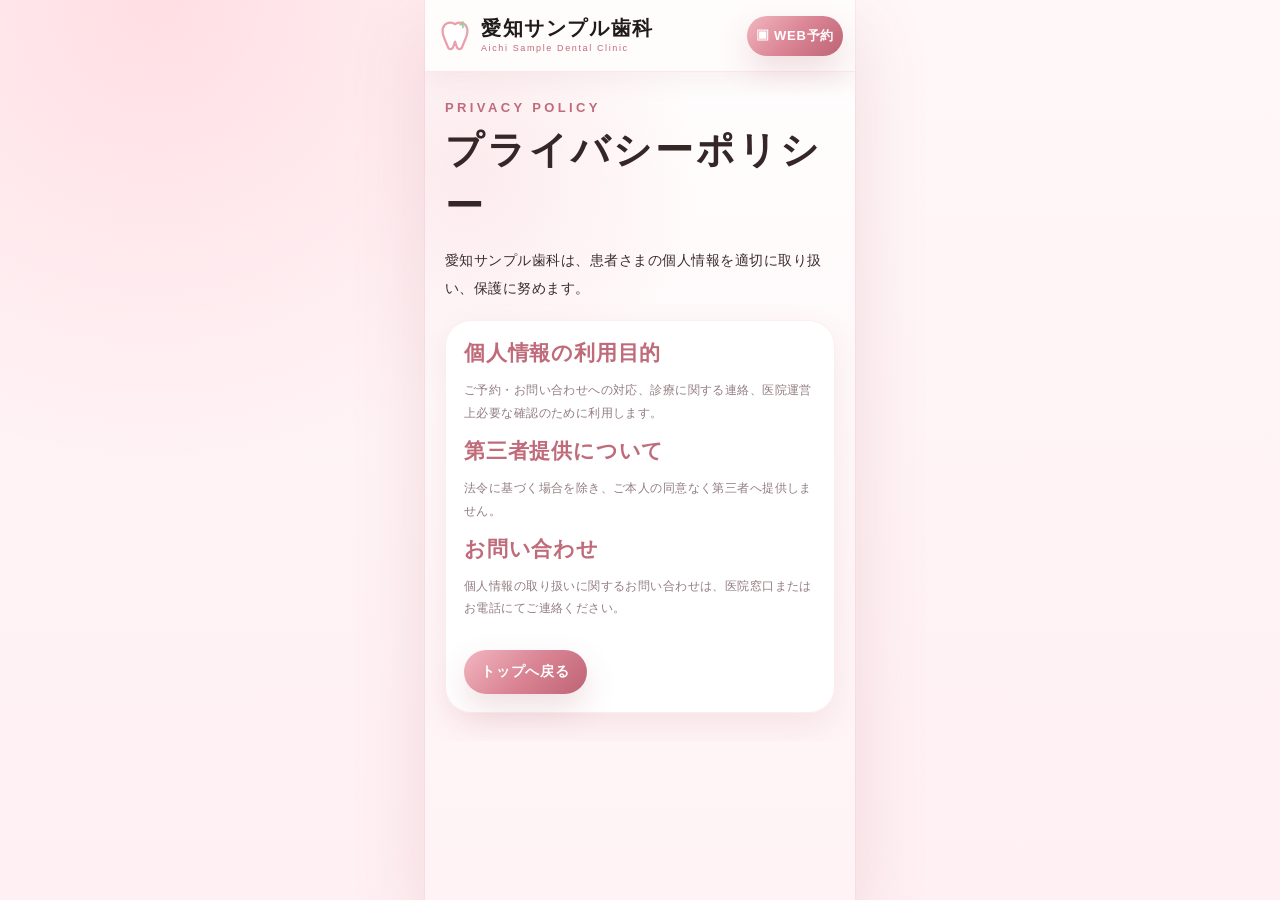
<file: privacy.html>
<!doctype html>
<html lang="ja">
<head>
  <meta charset="utf-8">
  <meta name="viewport" content="width=device-width, initial-scale=1">
  <title>プライバシーポリシー | 愛知サンプル歯科</title>
  <meta name="description" content="愛知サンプル歯科のプライバシーポリシーです。">
  <meta name="theme-color" content="#eaa0ac">
  <link rel="icon" href="assets/favicon.svg" type="image/svg+xml">
  <link rel="manifest" href="site.webmanifest">
  <link rel="stylesheet" href="styles.css">
</head>
<body>
  <div class="site-shell">
    <header class="site-header">
      <a class="brand" href="index.html" aria-label="愛知サンプル歯科トップ">
        <svg class="logo-icon" viewBox="0 0 64 64" aria-hidden="true">
          <path d="M24 8c-9 0-15 7-14 17 1 9 6 17 9 26 2 6 8 6 10 0l3-9 3 9c2 6 8 6 10 0 3-9 8-17 9-26C55 15 49 8 40 8c-4 0-6 2-8 3-2-1-4-3-8-3Z" fill="#fff" stroke="#35b7a8" stroke-width="4" stroke-linejoin="round"/>
          <path d="M46 7v10M41 12h10" stroke="#94c781" stroke-width="3" stroke-linecap="round"/>
        </svg>
        <span><span class="brand-name">愛知サンプル歯科</span><span class="brand-en">Aichi Sample Dental Clinic</span></span>
      </a>
      <a class="reserve-pill" href="reserve.html">▣ WEB予約</a>
    </header>
    <main class="page">
      <section class="section-band mint">
        <div class="section-head">
          <span class="en-label">PRIVACY POLICY</span>
          <h1>プライバシーポリシー</h1>
          <p>愛知サンプル歯科は、患者さまの個人情報を適切に取り扱い、保護に努めます。</p>
        </div>
        <div class="payment-panel" style="margin:0">
          <h2>個人情報の利用目的</h2>
          <p class="section-note">ご予約・お問い合わせへの対応、診療に関する連絡、医院運営上必要な確認のために利用します。</p>
          <h2>第三者提供について</h2>
          <p class="section-note">法令に基づく場合を除き、ご本人の同意なく第三者へ提供しません。</p>
          <h2>お問い合わせ</h2>
          <p class="section-note">個人情報の取り扱いに関するお問い合わせは、医院窓口またはお電話にてご連絡ください。</p>
          <a class="solid-btn" href="index.html" style="margin-top:18px">トップへ戻る</a>
        </div>
      </section>
    </main>
  </div>
</body>
</html>
</file>
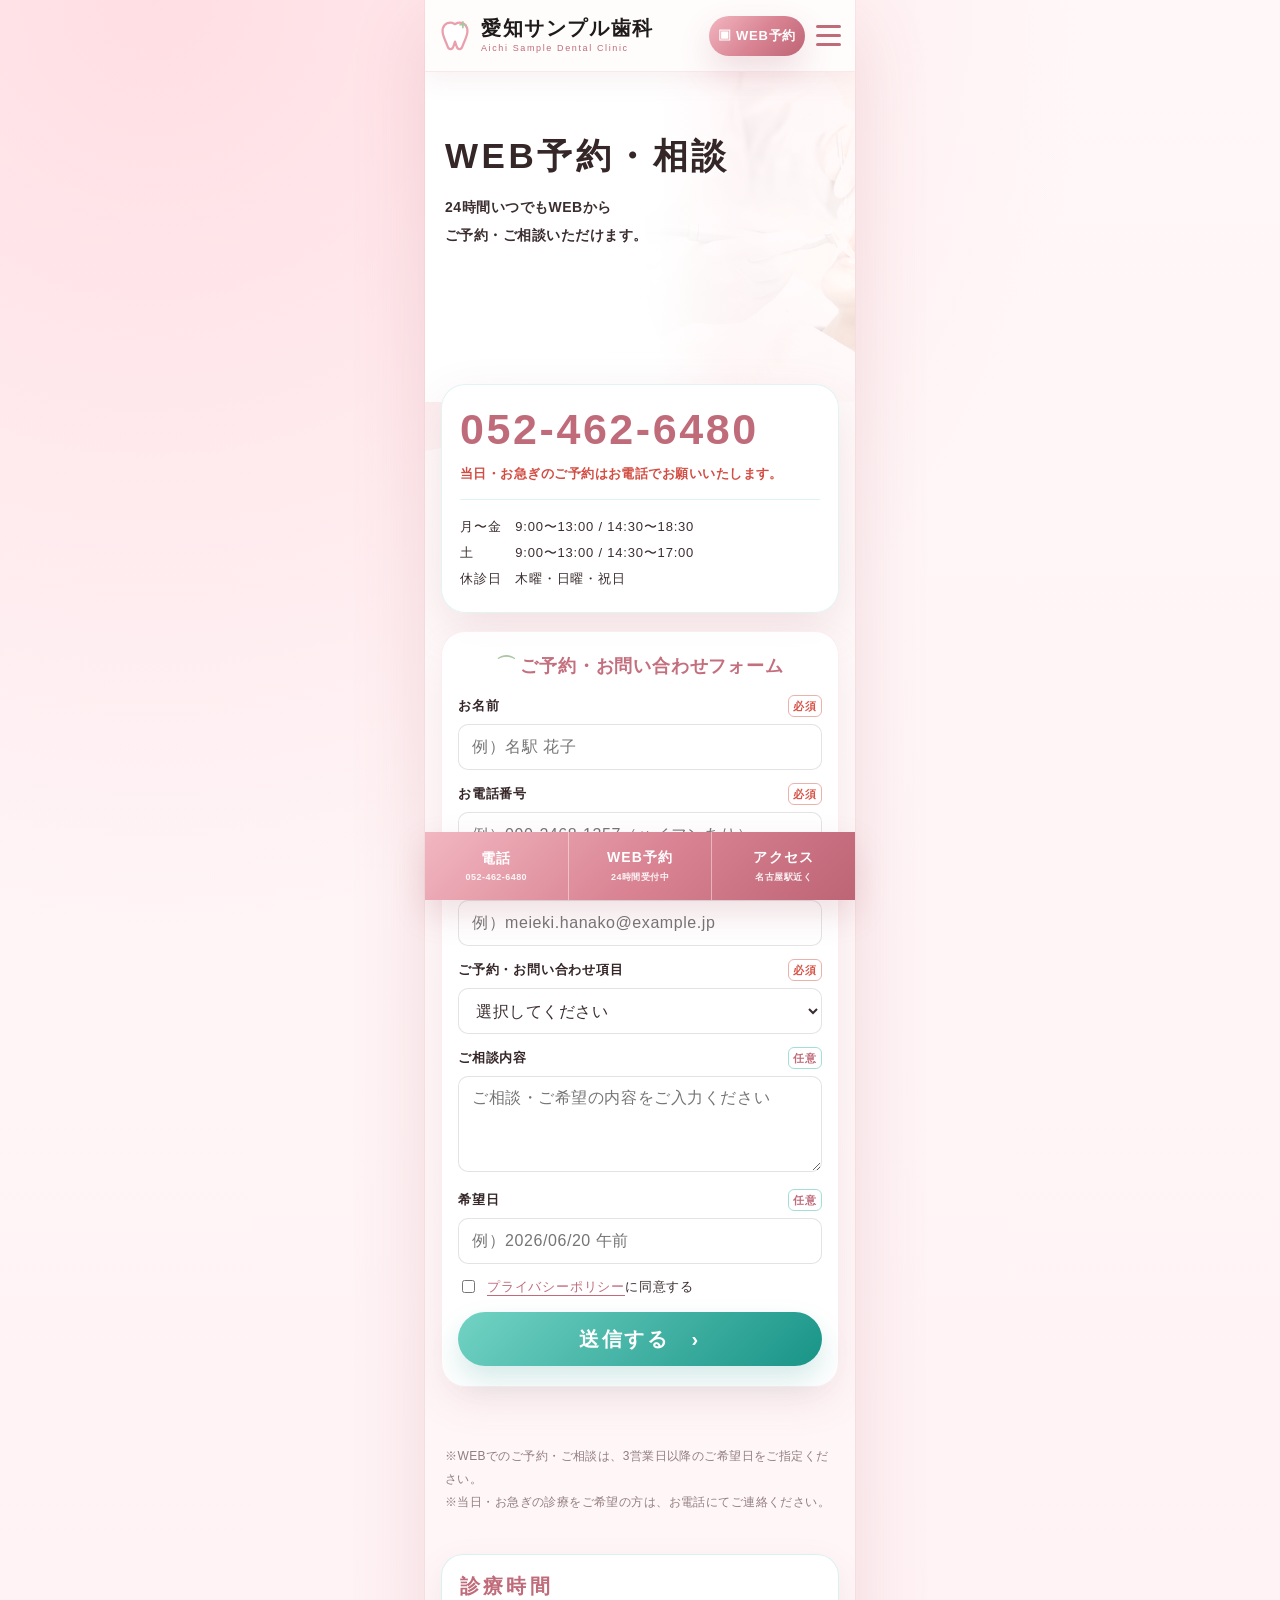
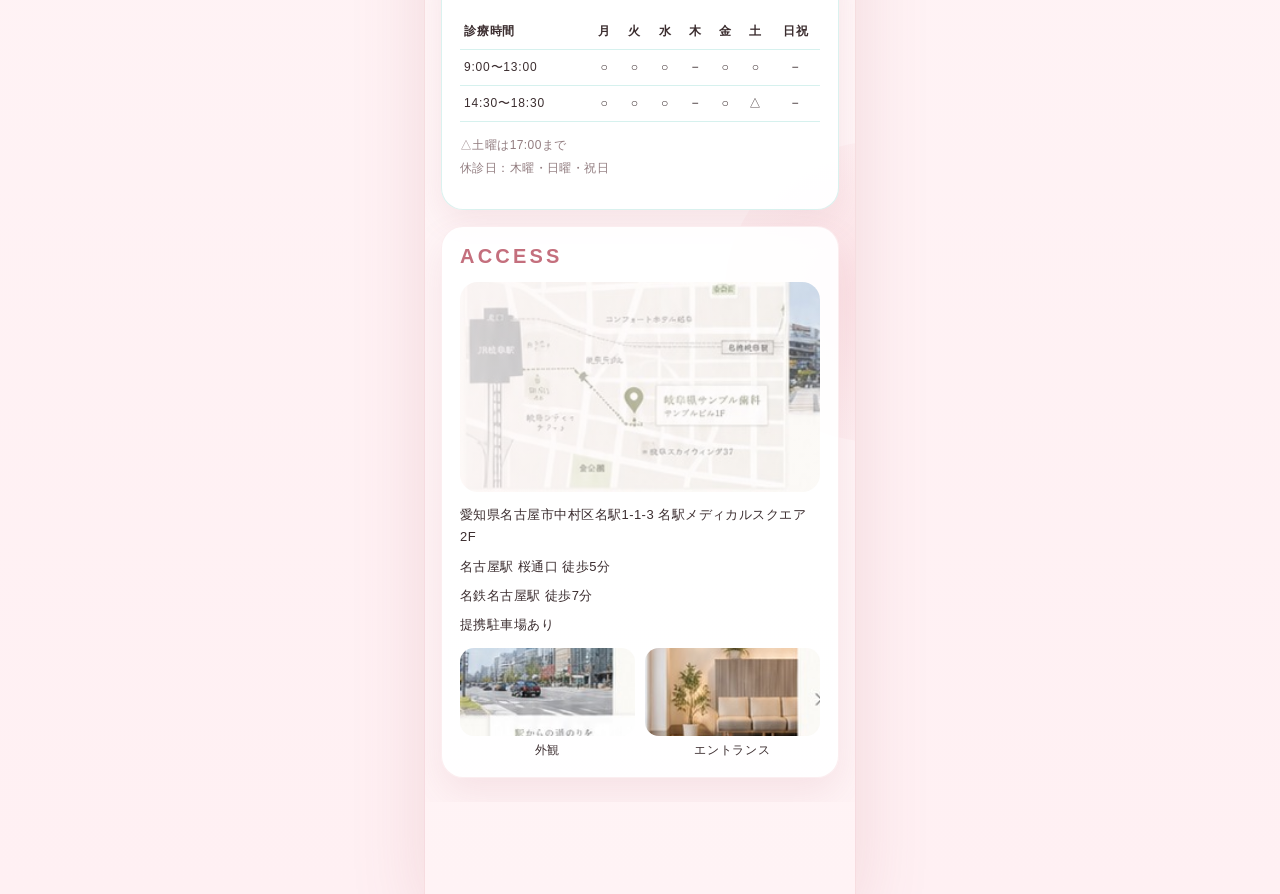
<file: reserve.html>
<!doctype html>
<html lang="ja">
<head>
  <meta charset="utf-8">
  <meta name="viewport" content="width=device-width, initial-scale=1">
  <title>WEB予約・相談 | 愛知サンプル歯科</title>
  <meta name="description" content="愛知サンプル歯科のWEB予約・相談ページ。24時間いつでもWEBからご予約・ご相談いただけます。">
  <meta name="theme-color" content="#eaa0ac">
  <meta property="og:type" content="website">
  <meta property="og:site_name" content="愛知サンプル歯科">
  <meta property="og:title" content="WEB予約・相談 | 愛知サンプル歯科">
  <meta property="og:description" content="当日・お急ぎのご予約はお電話で、通常予約はWEBからご相談ください。">
  <meta property="og:image" content="assets/friendly_dental_consultation_in_a_modern_clinic.jpg?v=20260528">
  <link rel="icon" href="assets/favicon.svg" type="image/svg+xml">
  <link rel="manifest" href="site.webmanifest">
  <link rel="stylesheet" href="styles.css">
</head>
<body>
  <div class="site-shell">
    <header class="site-header">
      <a class="brand" href="index.html" aria-label="愛知サンプル歯科トップ">
        <svg class="logo-icon" viewBox="0 0 64 64" aria-hidden="true">
          <path d="M24 8c-9 0-15 7-14 17 1 9 6 17 9 26 2 6 8 6 10 0l3-9 3 9c2 6 8 6 10 0 3-9 8-17 9-26C55 15 49 8 40 8c-4 0-6 2-8 3-2-1-4-3-8-3Z" fill="#fff" stroke="#35b7a8" stroke-width="4" stroke-linejoin="round"/>
          <path d="M46 7v10M41 12h10" stroke="#94c781" stroke-width="3" stroke-linecap="round"/>
        </svg>
        <span>
          <span class="brand-name">愛知サンプル歯科</span>
          <span class="brand-en">Aichi Sample Dental Clinic</span>
        </span>
      </a>
      <a class="reserve-pill" href="reserve.html">▣ WEB予約</a>
      <button class="menu-trigger" type="button" data-menu-button aria-expanded="false" aria-label="メニューを開く">
        <span></span><span></span><span></span>
      </button>
    </header>
    <nav class="drawer" data-drawer aria-label="サイト内メニュー">
      <a href="index.html">ホーム <span>›</span></a>
      <a href="treatment.html">診療案内 <span>›</span></a>
      <a href="staff.html">スタッフ紹介 <span>›</span></a>
      <a href="index.html#first-guide">初めての方へ <span>›</span></a>
      <a href="clinic.html">院内・アクセス <span>›</span></a>
    </nav>

    <main class="page">
      <section class="page-hero contact-hero">
        <img src="assets/friendly_medical_staff_in_modern_clinic.jpg?v=20260528" alt="WEB予約を確認するスタッフ">
        <div class="section-head reveal">
          <h1>WEB予約・相談</h1>
          <p>24時間いつでもWEBから<br>ご予約・ご相談いただけます。</p>
        </div>
      </section>

      <section class="tel-panel reveal">
        <strong>052-462-6480</strong>
        <p>当日・お急ぎのご予約はお電話でお願いいたします。</p>
        <div class="tel-hours">
          <div>月〜金　9:00〜13:00 / 14:30〜18:30</div>
          <div>土　　　9:00〜13:00 / 14:30〜17:00</div>
          <div>休診日　木曜・日曜・祝日</div>
        </div>
      </section>

      <form class="contact-form-panel reveal" name="reservation" method="POST" action="thanks.html" data-netlify="true" netlify-honeypot="bot-field">
        <input type="hidden" name="form-name" value="reservation">
        <p class="is-hidden"><label>送信しないでください <input name="bot-field"></label></p>
        <h2><span class="leaf">⌒</span> ご予約・お問い合わせフォーム</h2>
        <div class="form-row">
          <label for="name">お名前 <span class="mark">必須</span></label>
          <input id="name" name="name" autocomplete="name" required placeholder="例）名駅 花子">
        </div>
        <div class="form-row">
          <label for="tel">お電話番号 <span class="mark">必須</span></label>
          <input id="tel" name="tel" autocomplete="tel" required placeholder="例）090-2468-1357（ハイフンあり）">
        </div>
        <div class="form-row">
          <label for="email">メールアドレス <span class="mark">必須</span></label>
          <input id="email" name="email" type="email" autocomplete="email" required placeholder="例）meieki.hanako@example.jp">
        </div>
        <div class="form-row">
          <label for="topic">ご予約・お問い合わせ項目 <span class="mark">必須</span></label>
          <select id="topic" name="topic" required>
            <option value="">選択してください</option>
            <option>初診予約</option>
            <option>治療相談</option>
            <option>検診・クリーニング</option>
          </select>
        </div>
        <div class="form-row">
          <label for="message">ご相談内容 <span class="mark optional">任意</span></label>
          <textarea id="message" name="message" placeholder="ご相談・ご希望の内容をご入力ください"></textarea>
        </div>
        <div class="form-row">
          <label for="date">希望日 <span class="mark optional">任意</span></label>
          <input id="date" name="date" placeholder="例）2026/06/20 午前">
        </div>
        <label class="agree-row">
          <input type="checkbox" required>
          <span><a href="privacy.html">プライバシーポリシー</a>に同意する</span>
        </label>
        <button class="submit-btn" type="submit">送信する　›</button>
      </form>

      <section class="section-band">
        <p class="section-note">※WEBでのご予約・ご相談は、3営業日以降のご希望日をご指定ください。<br>※当日・お急ぎの診療をご希望の方は、お電話にてご連絡ください。</p>
      </section>

      <section class="hours-access reveal">
        <div class="hours-box">
          <h2>診療時間</h2>
          <table class="hours-table">
            <tr><th>診療時間</th><th>月</th><th>火</th><th>水</th><th>木</th><th>金</th><th>土</th><th>日祝</th></tr>
            <tr><td>9:00〜13:00</td><td>○</td><td>○</td><td>○</td><td>−</td><td>○</td><td>○</td><td>−</td></tr>
            <tr><td>14:30〜18:30</td><td>○</td><td>○</td><td>○</td><td>−</td><td>○</td><td>△</td><td>−</td></tr>
          </table>
          <p class="section-note">△土曜は17:00まで<br>休診日：木曜・日曜・祝日</p>
        </div>
        <div class="access-band" id="access">
          <h2>ACCESS</h2>
          <div class="access-map google-map">
            <iframe title="愛知サンプル歯科 Google Map" src="https://www.google.com/maps?q=%E6%84%9B%E7%9F%A5%E7%9C%8C%E5%90%8D%E5%8F%A4%E5%B1%8B%E5%B8%82%E4%B8%AD%E6%9D%91%E5%8C%BA%E5%90%8D%E9%A7%851-1-3%20%E5%90%8D%E9%A7%85%E3%83%A1%E3%83%87%E3%82%A3%E3%82%AB%E3%83%AB%E3%82%B9%E3%82%AF%E3%82%A8%E3%82%A2%202F&output=embed" loading="lazy" referrerpolicy="no-referrer-when-downgrade"></iframe>
          </div>
          <p>愛知県名古屋市中村区名駅1-1-3 名駅メディカルスクエア 2F</p>
          <p>名古屋駅 桜通口 徒歩5分</p>
          <p>名鉄名古屋駅 徒歩7分</p>
          <p>提携駐車場あり</p>
          <div class="photo-pair">
            <figure><img src="assets/aichi-access-exterior.jpg?v=20260528" alt="外観"><figcaption>外観</figcaption></figure>
            <figure><img src="assets/aichi-access-entry.jpg?v=20260528" alt="エントランス"><figcaption>エントランス</figcaption></figure>
          </div>
        </div>
      </section>
    </main>
  </div>

  <nav class="bottom-action-bar" aria-label="固定予約導線">
    <a href="tel:0524626480"><span>電話</span><small>052-462-6480</small></a>
    <a href="reserve.html"><span>WEB予約</span><small>24時間受付中</small></a>
    <a href="clinic.html#access"><span>アクセス</span><small>名古屋駅近く</small></a>
  </nav>
  <script src="app.js"></script>
</body>
</html>
</file>
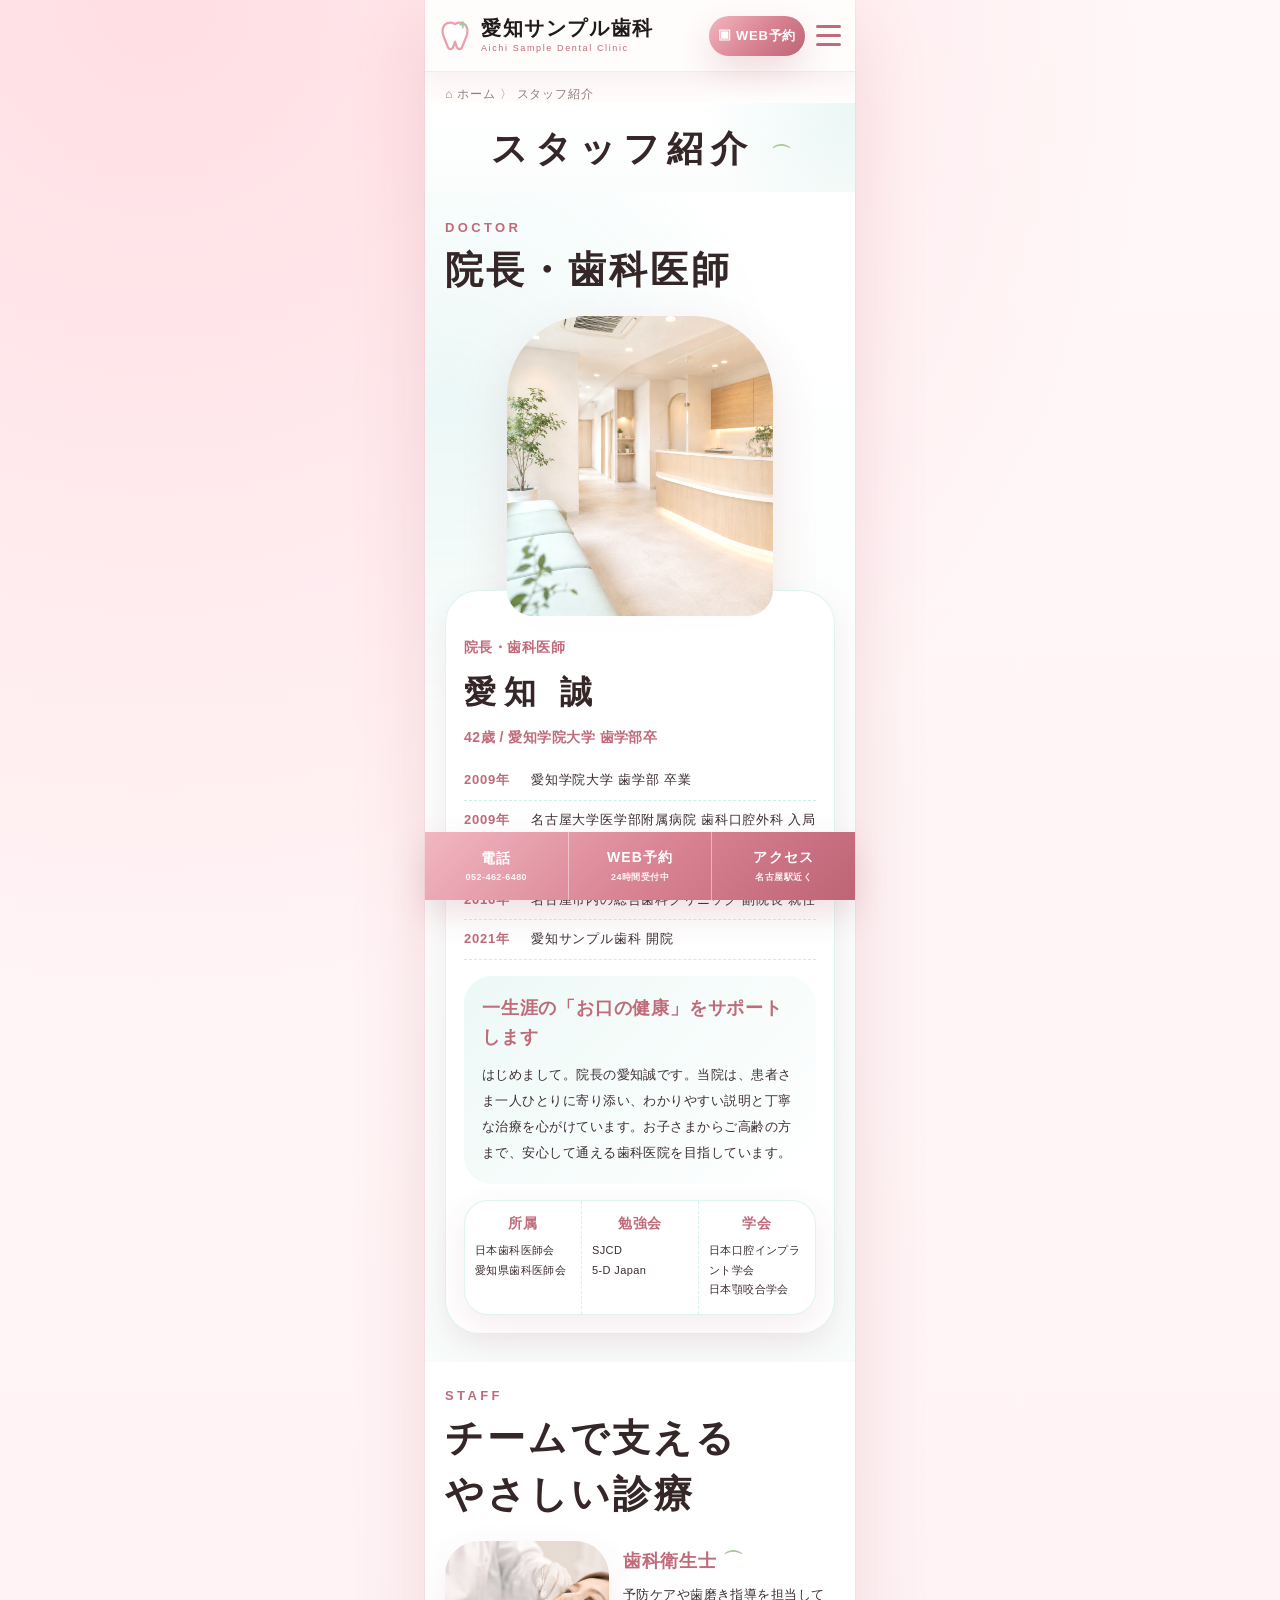
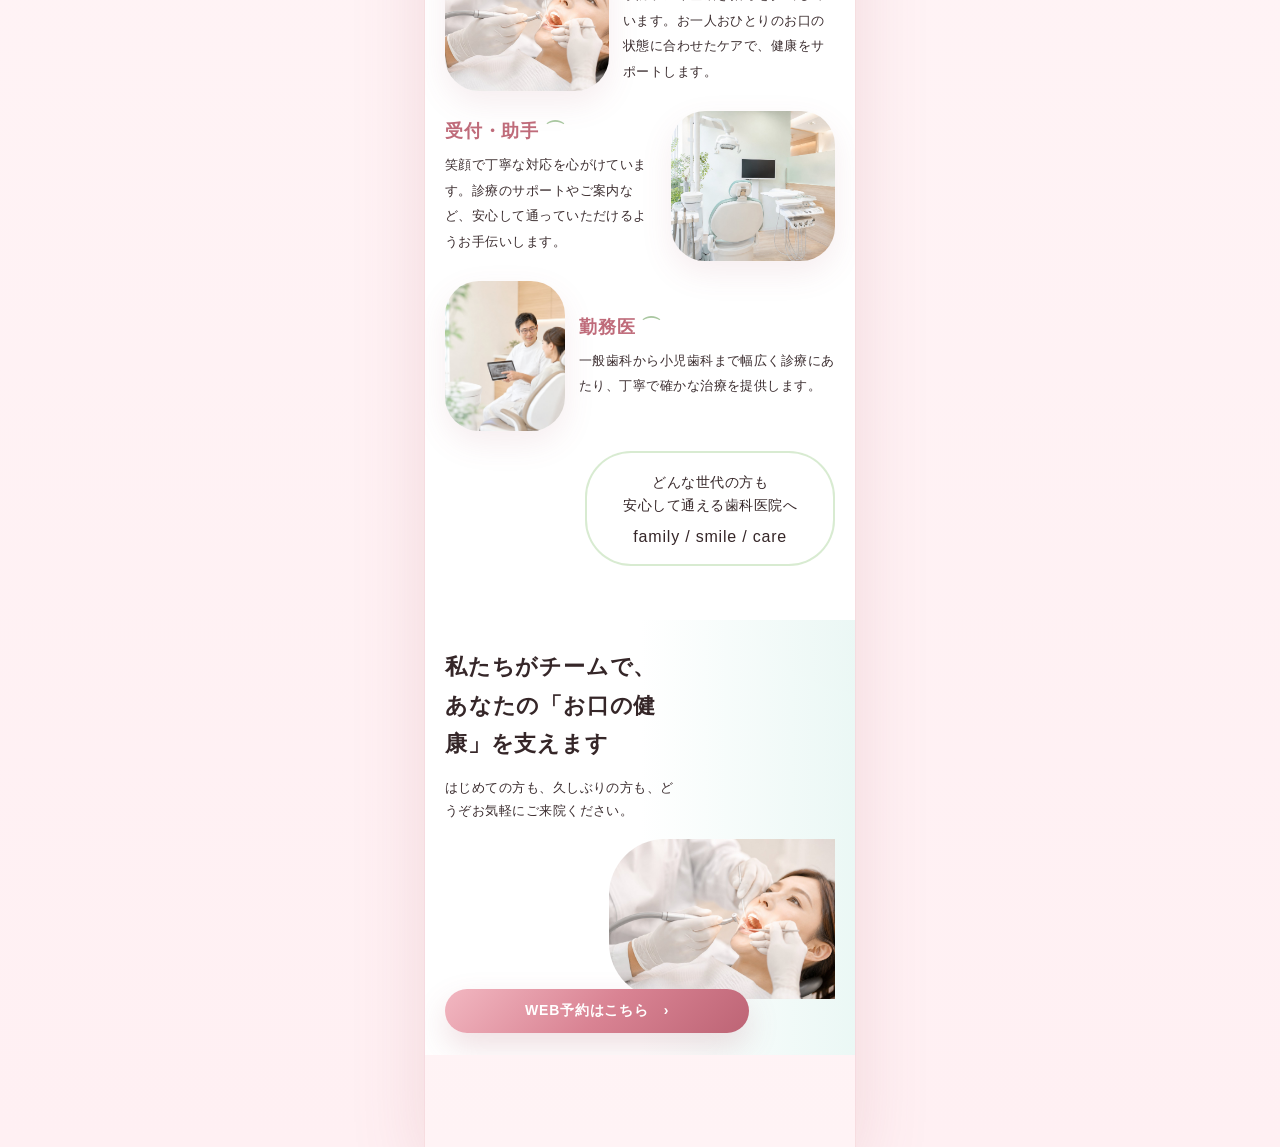
<file: staff.html>
<!doctype html>
<html lang="ja">
<head>
  <meta charset="utf-8">
  <meta name="viewport" content="width=device-width, initial-scale=1">
  <title>スタッフ紹介 | 愛知サンプル歯科</title>
  <meta name="description" content="愛知サンプル歯科の院長・スタッフ紹介。患者さま一人ひとりに寄り添い、安心して通える歯科医院を目指しています。">
  <meta name="theme-color" content="#eaa0ac">
  <meta property="og:type" content="website">
  <meta property="og:site_name" content="愛知サンプル歯科">
  <meta property="og:title" content="スタッフ紹介 | 愛知サンプル歯科">
  <meta property="og:description" content="院長とスタッフがチームで、お口の健康を支えます。">
  <meta property="og:image" content="assets/friendly_medical_staff_in_modern_clinic.jpg?v=20260528">
  <link rel="icon" href="assets/favicon.svg" type="image/svg+xml">
  <link rel="manifest" href="site.webmanifest">
  <link rel="stylesheet" href="styles.css">
</head>
<body>
  <div class="site-shell">
    <header class="site-header">
      <a class="brand" href="index.html" aria-label="愛知サンプル歯科トップ">
        <svg class="logo-icon" viewBox="0 0 64 64" aria-hidden="true">
          <path d="M24 8c-9 0-15 7-14 17 1 9 6 17 9 26 2 6 8 6 10 0l3-9 3 9c2 6 8 6 10 0 3-9 8-17 9-26C55 15 49 8 40 8c-4 0-6 2-8 3-2-1-4-3-8-3Z" fill="#fff" stroke="#35b7a8" stroke-width="4" stroke-linejoin="round"/>
          <path d="M46 7v10M41 12h10" stroke="#94c781" stroke-width="3" stroke-linecap="round"/>
        </svg>
        <span>
          <span class="brand-name">愛知サンプル歯科</span>
          <span class="brand-en">Aichi Sample Dental Clinic</span>
        </span>
      </a>
      <a class="reserve-pill" href="reserve.html">▣ WEB予約</a>
      <button class="menu-trigger" type="button" data-menu-button aria-expanded="false" aria-label="メニューを開く">
        <span></span><span></span><span></span>
      </button>
    </header>
    <nav class="drawer" data-drawer aria-label="サイト内メニュー">
      <a href="index.html">ホーム <span>›</span></a>
      <a href="treatment.html">診療案内 <span>›</span></a>
      <a href="index.html#first-guide">初めての方へ <span>›</span></a>
      <a href="clinic.html">院内・アクセス <span>›</span></a>
      <a href="reserve.html">WEB予約・相談 <span>›</span></a>
    </nav>

    <main class="page">
      <div class="breadcrumb">⌂ ホーム 〉 スタッフ紹介</div>
      <section class="center-title">
        <h1>スタッフ紹介 <span class="leaf">⌒</span></h1>
      </section>

      <section class="doctor-stage reveal">
        <div class="section-head">
          <span class="en-label">DOCTOR</span>
          <h2>院長・歯科医師</h2>
        </div>
        <div class="doctor-photo-large">
          <img src="assets/friendly_professional_in_a_modern_clinic.jpg?v=20260528" alt="院長 愛知誠">
        </div>
        <div class="profile-panel">
          <p class="meta">院長・歯科医師</p>
          <h2>愛知 誠</h2>
          <p class="meta">42歳 / 愛知学院大学 歯学部卒</p>
          <div class="history-list">
            <div class="history-line"><b>2009年</b><span>愛知学院大学 歯学部 卒業</span></div>
            <div class="history-line"><b>2009年</b><span>名古屋大学医学部附属病院 歯科口腔外科 入局</span></div>
            <div class="history-line"><b>2012年</b><span>名古屋市内の歯科医院 勤務</span></div>
            <div class="history-line"><b>2016年</b><span>名古屋市内の総合歯科クリニック 副院長 就任</span></div>
            <div class="history-line"><b>2021年</b><span>愛知サンプル歯科 開院</span></div>
          </div>
          <div class="message-panel">
            <h3>一生涯の「お口の健康」をサポートします</h3>
            <p>はじめまして。院長の愛知誠です。当院は、患者さま一人ひとりに寄り添い、わかりやすい説明と丁寧な治療を心がけています。お子さまからご高齢の方まで、安心して通える歯科医院を目指しています。</p>
          </div>
          <div class="three-column">
            <div><h3>所属</h3><p>日本歯科医師会<br>愛知県歯科医師会</p></div>
            <div><h3>勉強会</h3><p>SJCD<br>5-D Japan</p></div>
            <div><h3>学会</h3><p>日本口腔インプラント学会<br>日本顎咬合学会</p></div>
          </div>
        </div>
      </section>

      <section class="staff-mosaic reveal">
        <div class="section-head">
          <span class="en-label">STAFF</span>
          <h2>チームで支える<br>やさしい診療</h2>
        </div>
        <div class="staff-piece">
          <img src="assets/friendly_medical_staff_in_modern_clinic.jpg?v=20260528" alt="歯科衛生士">
          <div>
            <h3>歯科衛生士 <span class="leaf">⌒</span></h3>
            <p>予防ケアや歯磨き指導を担当しています。お一人おひとりのお口の状態に合わせたケアで、健康をサポートします。</p>
          </div>
        </div>
        <div class="staff-piece reverse">
          <img src="assets/serene_minimalist_reception_space.jpg?v=20260528" alt="受付スタッフ">
          <div>
            <h3>受付・助手 <span class="leaf">⌒</span></h3>
            <p>笑顔で丁寧な対応を心がけています。診療のサポートやご案内など、安心して通っていただけるようお手伝いします。</p>
          </div>
        </div>
        <div class="staff-piece">
          <img src="assets/dental_consultation_in_a_modern_clinic.jpg?v=20260528" alt="勤務医">
          <div>
            <h3>勤務医 <span class="leaf">⌒</span></h3>
            <p>一般歯科から小児歯科まで幅広く診療にあたり、丁寧で確かな治療を提供します。</p>
          </div>
        </div>
        <div class="family-illustration">
          <p>どんな世代の方も<br>安心して通える歯科医院へ</p>
          <span>family / smile / care</span>
        </div>
      </section>

      <section class="final-cta reveal">
        <h2>私たちがチームで、<br>あなたの「お口の健康」を支えます</h2>
        <p>はじめての方も、久しぶりの方も、どうぞお気軽にご来院ください。</p>
        <img src="assets/friendly_medical_staff_in_modern_clinic.jpg?v=20260528" alt="愛知サンプル歯科のチーム">
        <a class="solid-btn" href="reserve.html">WEB予約はこちら　›</a>
      </section>
    </main>
  </div>

  <nav class="bottom-action-bar" aria-label="固定予約導線">
    <a href="tel:0524626480"><span>電話</span><small>052-462-6480</small></a>
    <a href="reserve.html"><span>WEB予約</span><small>24時間受付中</small></a>
    <a href="clinic.html#access"><span>アクセス</span><small>名古屋駅近く</small></a>
  </nav>
  <script src="app.js"></script>
</body>
</html>
</file>
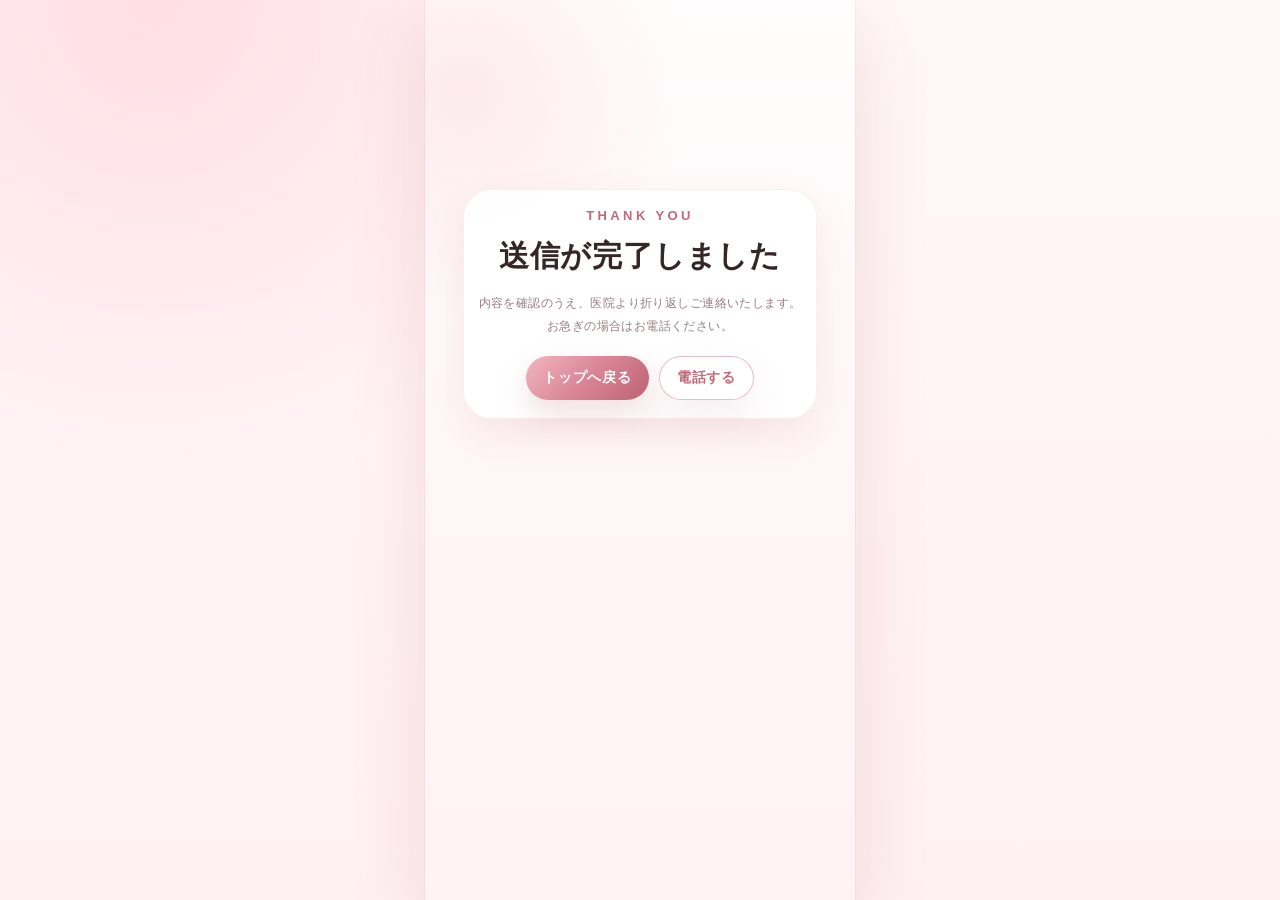
<file: thanks.html>
<!doctype html>
<html lang="ja">
<head>
  <meta charset="utf-8">
  <meta name="viewport" content="width=device-width, initial-scale=1">
  <title>送信完了 | 愛知サンプル歯科</title>
  <meta name="description" content="愛知サンプル歯科へのご予約・ご相談を受け付けました。">
  <meta name="theme-color" content="#eaa0ac">
  <link rel="icon" href="assets/favicon.svg" type="image/svg+xml">
  <link rel="manifest" href="site.webmanifest">
  <link rel="stylesheet" href="styles.css">
</head>
<body>
  <div class="site-shell">
    <main class="page">
      <section class="section-band mint" style="min-height:70vh;display:flex;align-items:center">
        <div class="reservation-bar">
          <span class="en-label">THANK YOU</span>
          <h1 style="margin:10px 0 14px;color:var(--color-heading);font-size:30px;line-height:1.5">送信が完了しました</h1>
          <p class="section-note">内容を確認のうえ、医院より折り返しご連絡いたします。お急ぎの場合はお電話ください。</p>
          <div class="btn-row" style="margin-top:18px">
            <a class="solid-btn" href="index.html">トップへ戻る</a>
            <a class="soft-btn" href="tel:0524626480">電話する</a>
          </div>
        </div>
      </section>
    </main>
  </div>
</body>
</html>
</file>
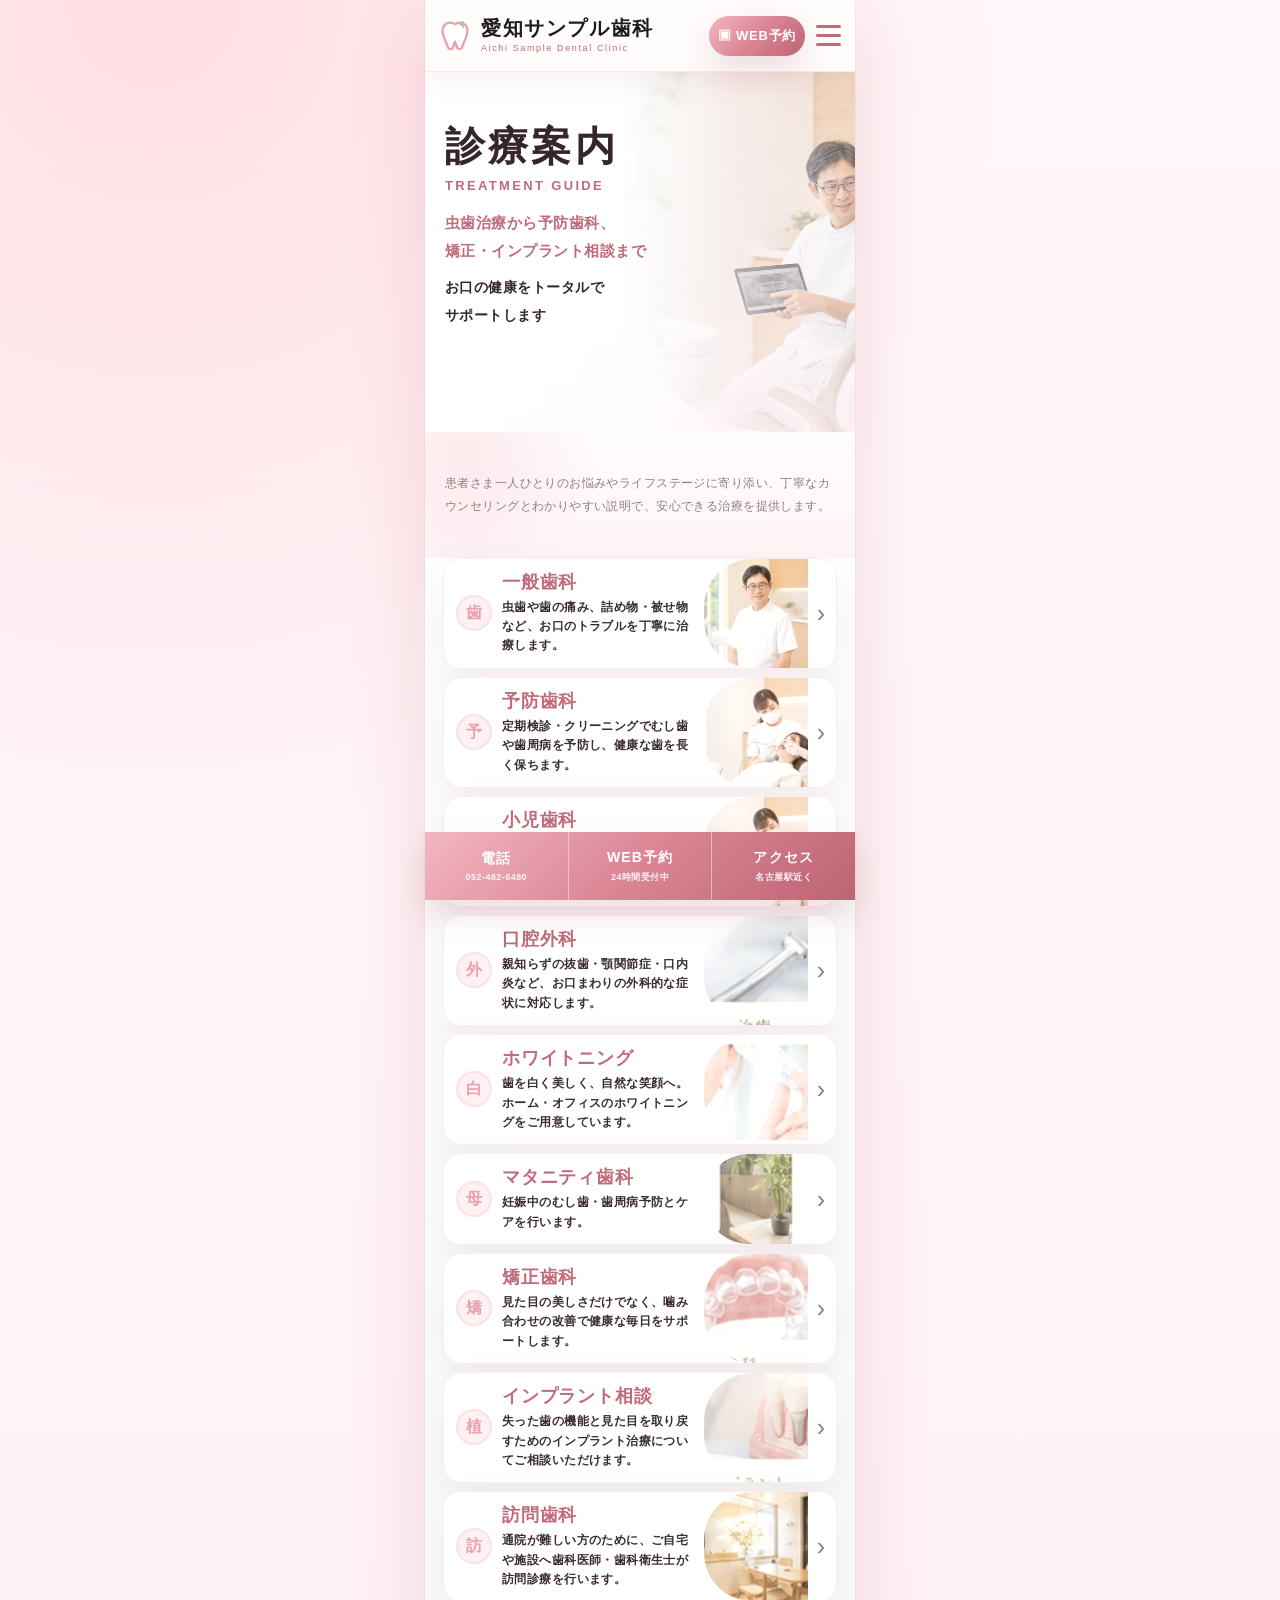
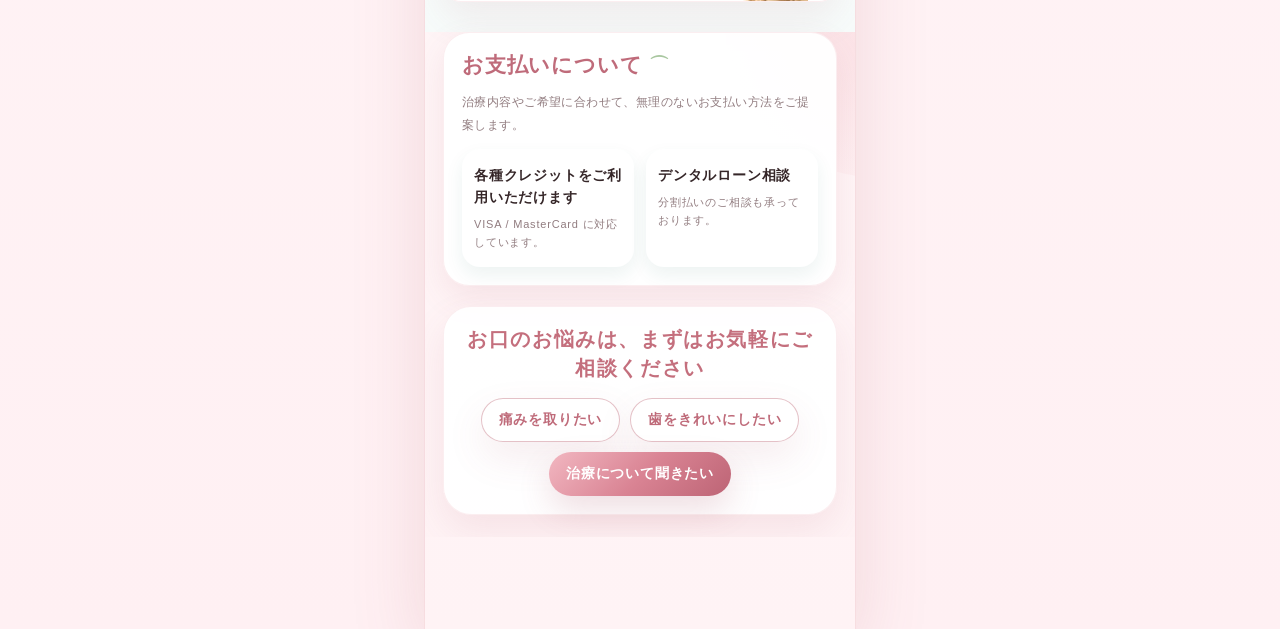
<file: treatment.html>
<!doctype html>
<html lang="ja">
<head>
  <meta charset="utf-8">
  <meta name="viewport" content="width=device-width, initial-scale=1">
  <title>診療案内 | 愛知サンプル歯科</title>
  <meta name="description" content="愛知サンプル歯科の診療案内。一般歯科、予防歯科、小児歯科、矯正、インプラント相談まで幅広く対応します。">
  <meta name="theme-color" content="#eaa0ac">
  <meta property="og:type" content="website">
  <meta property="og:site_name" content="愛知サンプル歯科">
  <meta property="og:title" content="診療案内 | 愛知サンプル歯科">
  <meta property="og:description" content="お口の状態やライフステージに合わせた幅広い診療を行っています。">
  <meta property="og:image" content="assets/dental_consultation_in_a_modern_clinic.jpg?v=20260528">
  <link rel="icon" href="assets/favicon.svg" type="image/svg+xml">
  <link rel="manifest" href="site.webmanifest">
  <link rel="stylesheet" href="styles.css">
</head>
<body>
  <div class="site-shell">
    <header class="site-header">
      <a class="brand" href="index.html" aria-label="愛知サンプル歯科トップ">
        <svg class="logo-icon" viewBox="0 0 64 64" aria-hidden="true">
          <path d="M24 8c-9 0-15 7-14 17 1 9 6 17 9 26 2 6 8 6 10 0l3-9 3 9c2 6 8 6 10 0 3-9 8-17 9-26C55 15 49 8 40 8c-4 0-6 2-8 3-2-1-4-3-8-3Z" fill="#fff" stroke="#35b7a8" stroke-width="4" stroke-linejoin="round"/>
          <path d="M46 7v10M41 12h10" stroke="#94c781" stroke-width="3" stroke-linecap="round"/>
        </svg>
        <span>
          <span class="brand-name">愛知サンプル歯科</span>
          <span class="brand-en">Aichi Sample Dental Clinic</span>
        </span>
      </a>
      <a class="reserve-pill" href="reserve.html">▣ WEB予約</a>
      <button class="menu-trigger" type="button" data-menu-button aria-expanded="false" aria-label="メニューを開く">
        <span></span><span></span><span></span>
      </button>
    </header>
    <nav class="drawer" data-drawer aria-label="サイト内メニュー">
      <a href="index.html">ホーム <span>›</span></a>
      <a href="staff.html">スタッフ紹介 <span>›</span></a>
      <a href="index.html#first-guide">初めての方へ <span>›</span></a>
      <a href="clinic.html">院内・アクセス <span>›</span></a>
      <a href="reserve.html">WEB予約・相談 <span>›</span></a>
    </nav>

    <main class="page">
      <section class="page-hero treatment-hero">
        <img src="assets/dental_consultation_in_a_modern_clinic.jpg?v=20260528" alt="診療案内のイメージ">
        <div class="section-head reveal">
          <h1>診療案内</h1>
          <span class="en-label">Treatment Guide</span>
          <p><strong>虫歯治療から予防歯科、<br>矯正・インプラント相談まで</strong><span>お口の健康をトータルで<br>サポートします</span></p>
        </div>
      </section>

      <section class="section-band mint reveal">
        <p class="section-note">患者さま一人ひとりのお悩みやライフステージに寄り添い、丁寧なカウンセリングとわかりやすい説明で、安心できる治療を提供します。</p>
      </section>

      <section class="treatment-list reveal" aria-label="診療メニュー一覧">
        <a class="menu-band" href="#"><span class="line-icon">歯</span><h3>一般歯科</h3><p>虫歯や歯の痛み、詰め物・被せ物など、お口のトラブルを丁寧に治療します。</p><img class="photo-slice" src="assets/dental_checkup_in_progress.jpg?v=20260528" alt="一般歯科"></a>
        <a class="menu-band" href="#"><span class="line-icon">予</span><h3>予防歯科</h3><p>定期検診・クリーニングでむし歯や歯周病を予防し、健康な歯を長く保ちます。</p><img class="photo-slice" src="assets/efficient_dental_care_in_a_serene_clinic.jpg?v=20260528" alt="予防歯科"></a>
        <a class="menu-band" href="#"><span class="line-icon">子</span><h3>小児歯科</h3><p>お子さまの成長に合わせたやさしい治療と、歯を守るためのサポートを行います。</p><img class="photo-slice" src="assets/efficient_dental_care_in_a_serene_clinic.jpg?v=20260528" alt="小児歯科"></a>
        <a class="menu-band" href="#"><span class="line-icon">外</span><h3>口腔外科</h3><p>親知らずの抜歯・顎関節症・口内炎など、お口まわりの外科的な症状に対応します。</p><img class="photo-slice" src="assets/aichi-menu-oral.jpg?v=20260528" alt="口腔外科"></a>
        <a class="menu-band" href="#"><span class="line-icon">白</span><h3>ホワイトニング</h3><p>歯を白く美しく、自然な笑顔へ。ホーム・オフィスのホワイトニングをご用意しています。</p><img class="photo-slice" src="assets/aichi-menu-whitening.jpg?v=20260528" alt="ホワイトニング"></a>
        <a class="menu-band" href="#"><span class="line-icon">母</span><h3>マタニティ歯科</h3><p>妊娠中のむし歯・歯周病予防とケアを行います。</p><img class="photo-slice" src="assets/aichi-menu-maternity.jpg?v=20260528" alt="マタニティ歯科"></a>
        <a class="menu-band" href="#"><span class="line-icon">矯</span><h3>矯正歯科</h3><p>見た目の美しさだけでなく、噛み合わせの改善で健康な毎日をサポートします。</p><img class="photo-slice" src="assets/aichi-menu-orthodontics.jpg?v=20260528" alt="矯正歯科"></a>
        <a class="menu-band" href="#"><span class="line-icon">植</span><h3>インプラント相談</h3><p>失った歯の機能と見た目を取り戻すためのインプラント治療についてご相談いただけます。</p><img class="photo-slice" src="assets/aichi-menu-implant.jpg?v=20260528" alt="インプラント相談"></a>
        <a class="menu-band" href="#"><span class="line-icon">訪</span><h3>訪問歯科</h3><p>通院が難しい方のために、ご自宅や施設へ歯科医師・歯科衛生士が訪問診療を行います。</p><img class="photo-slice" src="assets/aichi-menu-visit.jpg?v=20260528" alt="訪問歯科"></a>
      </section>

      <section class="payment-panel reveal">
        <h2>お支払いについて <span class="leaf">⌒</span></h2>
        <p class="section-note">治療内容やご希望に合わせて、無理のないお支払い方法をご提案します。</p>
        <div class="payment-pair">
          <div><b>各種クレジットをご利用いただけます</b><span>VISA / MasterCard に対応しています。</span></div>
          <div><b>デンタルローン相談</b><span>分割払いのご相談も承っております。</span></div>
        </div>
      </section>

      <section class="reservation-bar reveal">
        <h2>お口のお悩みは、まずはお気軽にご相談ください</h2>
        <div class="btn-row">
          <a class="soft-btn" href="reserve.html">痛みを取りたい</a>
          <a class="soft-btn" href="reserve.html">歯をきれいにしたい</a>
        </div>
        <div class="btn-row" style="margin-top:10px">
          <a class="solid-btn" href="reserve.html">治療について聞きたい</a>
        </div>
      </section>
    </main>
  </div>

  <nav class="bottom-action-bar" aria-label="固定予約導線">
    <a href="tel:0524626480"><span>電話</span><small>052-462-6480</small></a>
    <a href="reserve.html"><span>WEB予約</span><small>24時間受付中</small></a>
    <a href="clinic.html#access"><span>アクセス</span><small>名古屋駅近く</small></a>
  </nav>
  <script src="app.js"></script>
</body>
</html>
</file>
<file: styles.css>
:root {
  --color-primary: #35b7a8;
  --color-primary-dark: #168f84;
  --color-mint: #eaf8f5;
  --color-mint-light: #f6fcfa;
  --color-cream: #fffaf1;
  --color-text: #2f2a28;
  --color-heading: #1f3334;
  --color-muted: #6f7f7d;
  --color-white: #ffffff;
  --radius-sm: 14px;
  --radius-md: 22px;
  --radius-lg: 34px;
  --radius-xl: 46px;
  --radius-pill: 999px;
  --shadow-soft: 0 12px 32px rgba(30, 100, 95, 0.10);
  --shadow-panel: 0 18px 48px rgba(30, 100, 95, 0.14);
  --header-height: 72px;
  --bottom-cta-height: 68px;
  --page-max-width: 430px;
}

* {
  box-sizing: border-box;
}

html {
  scroll-behavior: smooth;
}

body {
  margin: 0;
  background: #eef9f6;
  color: var(--color-text);
  font-family: "Yu Mincho", "Hiragino Mincho ProN", "Yu Gothic", "Hiragino Sans", sans-serif;
  letter-spacing: 0.05em;
  overflow-x: hidden;
}

img {
  display: block;
  max-width: 100%;
}

a {
  color: inherit;
  text-decoration: none;
}

button,
input,
select,
textarea {
  font: inherit;
}

.site-shell {
  width: 100%;
  max-width: var(--page-max-width);
  min-height: 100vh;
  margin: 0 auto;
  overflow-x: hidden;
  background: var(--color-white);
  padding-bottom: calc(var(--bottom-cta-height) + 24px);
  position: relative;
}

@media (min-width: 431px) {
  .site-shell {
    box-shadow: 0 0 0 1px rgba(53, 183, 168, 0.08), 0 24px 70px rgba(30, 100, 95, 0.16);
  }
}

.site-header {
  height: var(--header-height);
  position: sticky;
  top: 0;
  z-index: 40;
  display: flex;
  align-items: center;
  gap: 8px;
  padding: 9px 12px;
  background: rgba(255, 255, 255, 0.95);
  border-bottom: 1px solid rgba(53, 183, 168, 0.16);
  box-shadow: 0 8px 26px rgba(30, 100, 95, 0.08);
  backdrop-filter: blur(14px);
}

.brand {
  min-width: 0;
  flex: 1;
  display: flex;
  align-items: center;
  gap: 8px;
}

.logo-icon {
  width: 36px;
  height: 36px;
  flex: 0 0 auto;
}

.brand-name {
  display: block;
  color: #1f1b1a;
  font-size: clamp(16px, 4.8vw, 20px);
  line-height: 1.05;
  font-weight: 700;
  letter-spacing: 0.08em;
  white-space: nowrap;
}

.brand-en {
  display: block;
  margin-top: 4px;
  color: var(--color-primary-dark);
  font-family: "Trebuchet MS", sans-serif;
  font-size: 9px;
  letter-spacing: 0.18em;
  white-space: nowrap;
}

.reserve-pill {
  width: 96px;
  height: 40px;
  border-radius: var(--radius-pill);
  background: linear-gradient(135deg, #63cdbd, #149486);
  color: #fff;
  display: inline-flex;
  align-items: center;
  justify-content: center;
  gap: 6px;
  font-weight: 700;
  font-size: 13px;
  box-shadow: 0 10px 20px rgba(22, 143, 132, 0.20);
}

.menu-trigger {
  width: 30px;
  height: 30px;
  padding: 0;
  border: 0;
  background: transparent;
  display: inline-flex;
  flex-direction: column;
  align-items: center;
  justify-content: center;
  gap: 6px;
}

.menu-trigger span {
  width: 25px;
  height: 3px;
  border-radius: var(--radius-pill);
  background: var(--color-primary-dark);
}

.drawer {
  position: fixed;
  z-index: 60;
  left: 50%;
  top: var(--header-height);
  width: 100%;
  max-width: var(--page-max-width);
  transform: translate(-50%, -16px);
  opacity: 0;
  pointer-events: none;
  padding: 14px 18px 22px;
  background: rgba(255, 255, 255, 0.98);
  border-bottom: 1px solid rgba(53, 183, 168, 0.16);
  box-shadow: var(--shadow-panel);
  transition: 0.22s ease;
}

.drawer.is-open {
  transform: translate(-50%, 0);
  opacity: 1;
  pointer-events: auto;
}

.drawer a {
  display: flex;
  justify-content: space-between;
  padding: 13px 4px;
  border-bottom: 1px dashed rgba(53, 183, 168, 0.22);
  color: var(--color-heading);
  font-weight: 700;
}

.bottom-action-bar {
  position: fixed;
  left: 50%;
  bottom: 0;
  z-index: 55;
  width: 100%;
  max-width: var(--page-max-width);
  height: var(--bottom-cta-height);
  transform: translateX(-50%);
  display: flex;
  overflow: hidden;
  background: linear-gradient(135deg, #7bdacb 0%, #139282 100%);
  box-shadow: 0 -12px 34px rgba(30, 100, 95, 0.20);
}

.bottom-action-bar a {
  flex: 1;
  display: flex;
  flex-direction: column;
  align-items: center;
  justify-content: center;
  gap: 4px;
  color: #fff;
  border-left: 1px solid rgba(255, 255, 255, 0.45);
  font-weight: 800;
  font-size: 14px;
  letter-spacing: 0.08em;
}

.bottom-action-bar a:first-child {
  border-left: 0;
}

.bottom-action-bar small {
  font-family: "Trebuchet MS", sans-serif;
  font-size: 9px;
  letter-spacing: 0.05em;
  opacity: 0.9;
}

.page {
  position: relative;
  overflow: hidden;
}

.page::before,
.page::after {
  content: "";
  position: absolute;
  pointer-events: none;
  border-radius: 50%;
  background: radial-gradient(circle, rgba(53, 183, 168, 0.13), rgba(255, 255, 255, 0));
  z-index: 0;
}

.page::before {
  width: 250px;
  height: 250px;
  top: 130px;
  left: -140px;
}

.page::after {
  width: 300px;
  height: 300px;
  right: -170px;
  bottom: 360px;
}

.page > * {
  position: relative;
  z-index: 1;
}

.leaf {
  color: #94c781;
  font-size: 20px;
  letter-spacing: -0.08em;
}

.en-label {
  display: block;
  color: var(--color-primary-dark);
  font-family: "Trebuchet MS", sans-serif;
  font-size: 13px;
  font-weight: 800;
  letter-spacing: 0.26em;
  text-transform: uppercase;
}

.section-band {
  padding: 28px 20px;
  position: relative;
}

.section-band.mint {
  background:
    radial-gradient(circle at 5% 16%, rgba(53, 183, 168, 0.10), transparent 34%),
    linear-gradient(180deg, #f6fcfa 0%, #ffffff 100%);
}

.section-band.wave {
  background:
    radial-gradient(circle at 92% 10%, rgba(53, 183, 168, 0.11), transparent 28%),
    linear-gradient(180deg, #ffffff 0%, #effaf7 100%);
  border-radius: 42px 42px 0 0;
  margin-top: -16px;
}

.section-head {
  margin-bottom: 18px;
}

.section-head h1,
.section-head h2 {
  margin: 7px 0 0;
  color: var(--color-heading);
  font-size: clamp(28px, 8.2vw, 38px);
  line-height: 1.35;
  letter-spacing: 0.14em;
}

.section-head p {
  margin: 12px 0 0;
  color: var(--color-text);
  font-size: 14px;
  line-height: 2;
}

.section-note {
  color: var(--color-muted);
  font-size: 12px;
  line-height: 1.9;
}

.btn-row {
  display: flex;
  gap: 10px;
  align-items: center;
  justify-content: center;
}

.soft-btn,
.solid-btn {
  min-height: 44px;
  border-radius: var(--radius-pill);
  display: inline-flex;
  align-items: center;
  justify-content: center;
  gap: 8px;
  padding: 0 17px;
  font-weight: 800;
  font-size: 14px;
  white-space: nowrap;
}

.soft-btn {
  color: var(--color-primary-dark);
  border: 1px solid rgba(22, 143, 132, 0.60);
  background: rgba(255, 255, 255, 0.88);
}

.solid-btn {
  color: #fff;
  border: 0;
  background: linear-gradient(135deg, #68cfbf, #139282);
  box-shadow: 0 12px 26px rgba(22, 143, 132, 0.22);
}

.hero-visual {
  position: relative;
  min-height: 700px;
  padding: 34px 18px 108px;
  background:
    linear-gradient(90deg, rgba(255, 255, 255, 1) 0%, rgba(255, 255, 255, 0.98) 54%, rgba(255, 255, 255, 0.44) 75%, rgba(255, 255, 255, 0.06) 100%),
    linear-gradient(180deg, #ffffff 0%, #f6fcfa 100%);
  overflow: hidden;
}

.hero-visual::before {
  content: "";
  position: absolute;
  inset: auto -40px -30px -40px;
  height: 118px;
  background: #fff;
  border-radius: 50% 50% 0 0 / 58% 58% 0 0;
  z-index: 2;
}

.hero-photo {
  position: absolute;
  z-index: 0;
  top: 0;
  right: -64px;
  width: 78%;
  height: 380px;
  object-fit: cover;
  object-position: 56% center;
  border-bottom-left-radius: 160px;
  filter: saturate(0.98) brightness(1.06);
}

.hero-copy {
  width: 66%;
  position: relative;
  z-index: 3;
  padding-top: 10px;
  word-break: keep-all;
  overflow-wrap: normal;
}

.hero-copy h1 {
  margin: 0;
  color: #2d2624;
  font-size: clamp(27px, 7.2vw, 31px);
  line-height: 1.54;
  letter-spacing: 0.045em;
  font-weight: 800;
  word-break: keep-all;
  overflow-wrap: normal;
}

.hero-copy h1 strong,
.section-head strong,
.concept-copy strong {
  color: var(--color-primary-dark);
  font-weight: 900;
}

.hero-copy p {
  margin: 16px 0 0;
  color: var(--color-text);
  font-size: clamp(13px, 3.5vw, 15px);
  line-height: 2.15;
  font-weight: 600;
}

.town-line {
  margin-top: 18px;
  color: #8caf77;
  font-family: "Trebuchet MS", sans-serif;
  font-size: 12px;
  letter-spacing: 0.08em;
  border-top: 2px dotted rgba(53, 183, 168, 0.40);
  padding-top: 14px;
}

.floating-panel {
  position: relative;
  z-index: 5;
  margin: 42px 0 0;
}

.badge-wrap {
  display: flex;
  flex-wrap: wrap;
  justify-content: center;
  gap: 10px 8px;
  margin-bottom: 18px;
}

.badge {
  width: calc(33.333% - 7px);
  min-height: 44px;
  display: flex;
  align-items: center;
  justify-content: center;
  gap: 6px;
  padding: 8px 7px;
  border-radius: var(--radius-pill);
  background: rgba(255, 255, 255, 0.93);
  box-shadow: 0 10px 22px rgba(30, 100, 95, 0.11);
  border: 1px solid rgba(53, 183, 168, 0.18);
  color: var(--color-heading);
  font-weight: 800;
  font-size: 12px;
  line-height: 1.28;
}

.badge .line-icon {
  width: 24px;
  height: 24px;
  flex: 0 0 auto;
  font-size: 13px;
}

.hero-actions {
  display: flex;
  gap: 10px;
  margin-top: 4px;
}

.hero-actions a {
  flex: 1;
  min-height: 56px;
  border-radius: var(--radius-pill);
  display: flex;
  align-items: center;
  justify-content: center;
  gap: 7px;
  font-size: 13px;
  font-weight: 900;
  letter-spacing: 0.02em;
  white-space: nowrap;
}

.hero-actions a:nth-child(2) {
  background: linear-gradient(135deg, #62cbbb, #119083);
  color: #fff;
  box-shadow: 0 13px 26px rgba(22, 143, 132, 0.22);
}

.hero-actions a:not(:nth-child(2)) {
  background: #fff;
  color: var(--color-primary-dark);
  border: 2px solid rgba(22, 143, 132, 0.72);
}

.home-page .hero-visual {
  min-height: 1048px;
  padding: 54px 18px 42px;
  background:
    linear-gradient(180deg, #ffffff 0%, #ffffff 60%, #edf9f6 100%);
}

.home-page .hero-visual::before {
  height: 220px;
  bottom: 0;
  background: linear-gradient(180deg, rgba(234, 248, 245, 0) 0%, rgba(234, 248, 245, 0.96) 40%, rgba(234, 248, 245, 1) 100%);
  border-radius: 0;
  z-index: 1;
}

.home-page .hero-visual::after {
  content: "";
  position: absolute;
  inset: 0;
  z-index: 1;
  pointer-events: none;
  background:
    linear-gradient(90deg, rgba(255, 255, 255, 1) 0%, rgba(255, 255, 255, 0.99) 38%, rgba(255, 255, 255, 0.86) 57%, rgba(255, 255, 255, 0.28) 76%, rgba(255, 255, 255, 0.02) 100%),
    linear-gradient(180deg, rgba(255,255,255,0) 0%, rgba(255,255,255,0) 68%, rgba(234,248,245,0.88) 88%, rgba(234,248,245,1) 100%);
}

.home-page .hero-photo {
  right: -84px;
  top: 0;
  width: 88%;
  height: 655px;
  border-bottom-left-radius: 180px;
  object-position: 52% center;
}

.home-page .hero-copy {
  width: 82%;
  padding-top: 24px;
  z-index: 3;
}

.home-page .hero-copy h1 {
  display: inline-block;
  margin: 0 0 25px;
  padding-bottom: 27px;
  border-bottom: 3px dotted rgba(53, 183, 168, 0.58);
  font-size: clamp(30px, 8.15vw, 35px);
  line-height: 1.67;
  letter-spacing: 0.035em;
  text-shadow: 0 2px 0 rgba(255, 255, 255, 0.98), 0 0 18px rgba(255, 255, 255, 0.96), 0 0 34px rgba(255, 255, 255, 0.88);
}

.home-page .hero-copy p {
  margin: 0;
  width: 72%;
  font-size: clamp(16px, 4.15vw, 18px);
  line-height: 2.55;
  font-weight: 700;
  letter-spacing: 0.08em;
  text-shadow: 0 2px 0 rgba(255,255,255,0.98), 0 0 18px rgba(255,255,255,0.95);
}

.home-page .floating-panel {
  margin-top: 64px;
  z-index: 4;
}

.home-page .badge-wrap {
  display: grid;
  grid-template-columns: repeat(4, minmax(0, 1fr));
  gap: 8px;
  margin-bottom: 24px;
}

.home-page .badge {
  width: auto;
  min-height: 116px;
  padding: 13px 6px 12px;
  display: flex;
  flex-direction: column;
  align-items: center;
  justify-content: center;
  gap: 6px;
  border-radius: 13px;
  background: rgba(255, 255, 255, 0.93);
  border: 1px solid rgba(53, 183, 168, 0.12);
  box-shadow: 0 14px 28px rgba(30, 100, 95, 0.12);
  text-align: center;
}

.home-page .badge svg {
  width: 43px;
  height: 43px;
  fill: var(--color-primary);
  stroke: var(--color-primary);
  stroke-width: 0;
}

.home-page .badge strong {
  display: block;
  color: var(--color-primary-dark);
  font-size: 12px;
  line-height: 1.3;
  font-weight: 900;
  letter-spacing: 0;
  word-break: keep-all;
  overflow-wrap: normal;
}

.home-page .badge em {
  display: block;
  color: var(--color-heading);
  font-style: normal;
  font-size: 11px;
  line-height: 1.35;
  font-weight: 700;
  letter-spacing: 0;
  word-break: keep-all;
  overflow-wrap: normal;
}

.home-page .hero-actions {
  flex-direction: column;
  gap: 14px;
  margin-top: 0;
  padding: 0 10px;
}

.home-page .hero-actions a {
  width: 100%;
  min-height: auto;
  position: relative;
  border-radius: var(--radius-pill);
  font-size: 18px;
  letter-spacing: 0.08em;
  box-shadow: 0 16px 32px rgba(30, 100, 95, 0.14);
  overflow: hidden;
}

.home-page .hero-actions .hero-main-reserve {
  min-height: 74px;
  display: grid;
  grid-template-columns: 62px 1fr 26px;
  color: #fff;
  border: 0;
  background: linear-gradient(135deg, #6dd4c6 0%, #139383 100%);
}

.home-page .hero-actions .hero-main-reserve small {
  display: block;
  margin-bottom: 4px;
  font-size: 11px;
  line-height: 1;
  letter-spacing: 0.16em;
  opacity: 0.96;
}

.home-page .hero-calendar {
  width: 32px;
  height: 32px;
  justify-self: center;
  border: 3px solid #fff;
  border-radius: 5px;
  position: relative;
}

.home-page .hero-calendar::before,
.home-page .hero-calendar::after {
  content: "";
  position: absolute;
  top: -8px;
  width: 5px;
  height: 10px;
  border-radius: 4px;
  background: #fff;
}

.home-page .hero-calendar::before {
  left: 6px;
}

.home-page .hero-calendar::after {
  right: 6px;
}

.home-page .hero-actions .hero-call-reserve {
  min-height: 58px;
  display: grid;
  grid-template-columns: 48px 1fr 24px;
  color: var(--color-primary-dark);
  background: rgba(255, 255, 255, 0.96);
  border: 0;
  padding: 0 14px 0 24px;
}

.home-page .hero-phone-icon {
  display: flex;
  justify-self: center;
  width: 28px;
  height: 28px;
  color: var(--color-primary);
  fill: currentColor;
}

.home-page .hero-actions b {
  font-size: 38px;
  line-height: 1;
  font-weight: 400;
}

.home-page .town-line {
  margin: 26px auto 0;
  padding: 0;
  border: 0;
  color: var(--color-primary-dark);
  font-size: 13px;
  line-height: 1;
  letter-spacing: 0.14em;
  text-align: center;
  white-space: nowrap;
}

.line-icon {
  width: 36px;
  height: 36px;
  display: inline-flex;
  align-items: center;
  justify-content: center;
  color: var(--color-primary-dark);
  border: 2px solid rgba(53, 183, 168, 0.56);
  border-radius: 50%;
  font-weight: 900;
  font-family: "Trebuchet MS", sans-serif;
  line-height: 1;
}

.news-panel {
  margin: 16px 0 0;
  padding: 10px 12px;
  background: rgba(255, 255, 255, 0.94);
  border-radius: 20px;
  border: 1px solid rgba(53, 183, 168, 0.16);
  box-shadow: var(--shadow-soft);
  display: flex;
  gap: 14px;
  align-items: stretch;
}

.news-title {
  display: flex;
  align-items: center;
  padding-right: 13px;
  border-right: 2px dotted rgba(53, 183, 168, 0.42);
  color: var(--color-primary-dark);
  font-family: "Trebuchet MS", sans-serif;
  font-size: 21px;
  font-weight: 800;
  letter-spacing: 0.18em;
}

.news-list {
  flex: 1;
}

.news-line {
  display: flex;
  align-items: center;
  gap: 8px;
  padding: 3px 0;
  font-size: 12px;
  white-space: nowrap;
}

.news-line time {
  font-family: "Trebuchet MS", sans-serif;
  letter-spacing: 0.04em;
}

.news-label {
  padding: 3px 9px;
  border-radius: var(--radius-pill);
  background: var(--color-mint);
  color: var(--color-primary-dark);
  font-size: 11px;
  font-weight: 800;
}

.concept-stage {
  padding: 90px 18px 24px;
  background:
    radial-gradient(circle at 96% 20%, rgba(53, 183, 168, 0.13), transparent 35%),
    linear-gradient(180deg, #ffffff 0%, #f2fbf8 100%);
}

.concept-copy h2 {
  margin: 0;
  font-size: clamp(28px, 7.4vw, 34px);
  line-height: 1.56;
  color: #2d2624;
}

.concept-copy p {
  margin: 14px 0 17px;
  font-size: 14px;
  line-height: 2.05;
  font-weight: 600;
}

.concept-photo {
  margin: 22px 0 0;
  width: 100%;
  border-radius: 36px;
  overflow: hidden;
  box-shadow: var(--shadow-panel);
}

.concept-photo img {
  width: 100%;
  height: 238px;
  object-fit: cover;
  object-position: center;
}

.menu-preview {
  padding: 24px 18px 16px;
  background: #f7fcfb;
  border-top-left-radius: 42px;
}

.menu-title-row {
  display: flex;
  align-items: flex-start;
  justify-content: space-between;
  gap: 14px;
  margin-bottom: 18px;
}

.menu-title-row h2 {
  margin: 4px 0 0;
  font-size: 29px;
  line-height: 1.2;
  color: var(--color-heading);
}

.menu-title-row p {
  flex: 1;
  margin: 20px 0 0;
  font-size: 13px;
  line-height: 1.9;
}

.menu-band {
  display: block;
  position: relative;
  min-height: 74px;
  padding: 12px 142px 12px 58px;
  margin: 0 0 8px;
  border: 1px solid rgba(53, 183, 168, 0.18);
  border-radius: 18px;
  background: rgba(255, 255, 255, 0.93);
  box-shadow: 0 8px 18px rgba(30, 100, 95, 0.06);
  overflow: hidden;
}

.menu-band::after {
  content: "›";
  position: absolute;
  right: 10px;
  top: 50%;
  transform: translateY(-50%);
  z-index: 3;
  color: var(--color-muted);
  font-size: 25px;
  line-height: 1;
}

.menu-band .line-icon {
  position: absolute;
  left: 12px;
  top: 50%;
  transform: translateY(-50%);
  background: var(--color-mint);
}

.menu-band h3 {
  margin: 0 0 5px;
  color: var(--color-primary-dark);
  font-size: 18px;
  line-height: 1.25;
}

.menu-band p {
  margin: 0;
  color: var(--color-text);
  font-size: 12px;
  line-height: 1.6;
  font-weight: 600;
}

.menu-band .photo-slice {
  position: absolute;
  right: 28px;
  top: 0;
  width: 104px;
  height: 100%;
  object-fit: cover;
  border-radius: 48px 0 0 48px;
  opacity: 0.86;
}

.page-hero {
  position: relative;
  min-height: 292px;
  padding: 40px 20px 28px;
  overflow: hidden;
  background:
    linear-gradient(90deg, rgba(255, 255, 255, 0.98) 0%, rgba(255, 255, 255, 0.86) 52%, rgba(255, 255, 255, 0.16) 100%),
    #f7fcfb;
}

.page-hero img {
  position: absolute;
  right: -10px;
  top: 0;
  width: 51%;
  height: 100%;
  object-fit: cover;
  border-bottom-left-radius: 118px;
  z-index: 0;
}

.page-hero .section-head {
  width: 62%;
  position: relative;
  z-index: 2;
}

.page-hero .section-head h1 {
  font-size: clamp(30px, 8.4vw, 38px);
}

.breadcrumb {
  display: flex;
  gap: 8px;
  align-items: center;
  padding: 14px 20px 0;
  color: var(--color-muted);
  font-size: 12px;
}

.center-title {
  padding: 22px 20px 18px;
  text-align: center;
  background:
    radial-gradient(circle at 100% 0%, rgba(53, 183, 168, 0.10), transparent 34%),
    linear-gradient(180deg, #fff, #fbfdfc);
}

.center-title h1 {
  margin: 0;
  color: var(--color-heading);
  font-size: clamp(28px, 8vw, 36px);
  letter-spacing: 0.2em;
}

.doctor-stage {
  padding: 28px 20px;
  background:
    radial-gradient(circle at 5% 18%, rgba(53, 183, 168, 0.09), transparent 32%),
    linear-gradient(180deg, #fff, #f8fcfb);
}

.doctor-photo-large {
  margin: 12px auto 0;
  width: 68%;
  border-radius: 80px 80px 26px 26px;
  overflow: hidden;
  box-shadow: var(--shadow-panel);
}

.doctor-photo-large img {
  width: 100%;
  height: 300px;
  object-fit: cover;
  object-position: center top;
}

.profile-panel {
  margin-top: -26px;
  padding: 34px 18px 18px;
  border-radius: var(--radius-lg);
  background: rgba(255, 255, 255, 0.94);
  border: 1px solid rgba(53, 183, 168, 0.16);
  box-shadow: var(--shadow-soft);
}

.profile-panel h2 {
  margin: 4px 0 6px;
  color: var(--color-heading);
  font-size: 32px;
  letter-spacing: 0.24em;
}

.profile-panel .meta {
  color: var(--color-primary-dark);
  font-weight: 800;
  font-size: 14px;
}

.history-list {
  margin-top: 14px;
}

.history-line {
  display: flex;
  gap: 13px;
  padding: 9px 0;
  border-bottom: 1px dashed rgba(53, 183, 168, 0.25);
  font-size: 13px;
  line-height: 1.6;
}

.history-line b {
  min-width: 54px;
  color: var(--color-primary-dark);
  font-family: "Trebuchet MS", sans-serif;
}

.message-panel {
  margin-top: 16px;
  padding: 18px;
  border-radius: 28px;
  background: linear-gradient(135deg, rgba(234, 248, 245, 0.86), #fff);
}

.message-panel h3 {
  margin: 0 0 10px;
  color: var(--color-primary-dark);
  font-size: 18px;
  line-height: 1.6;
}

.message-panel p {
  margin: 0;
  font-size: 13px;
  line-height: 2;
}

.three-column {
  display: flex;
  margin-top: 16px;
  border-radius: 24px;
  background: #fff;
  border: 1px solid rgba(53, 183, 168, 0.16);
  box-shadow: var(--shadow-soft);
  overflow: hidden;
}

.three-column > div {
  flex: 1;
  padding: 14px 10px;
  border-left: 1px dashed rgba(53, 183, 168, 0.20);
}

.three-column > div:first-child {
  border-left: 0;
}

.three-column h3 {
  margin: 0 0 8px;
  color: var(--color-primary-dark);
  font-size: 14px;
  text-align: center;
}

.three-column p {
  margin: 0;
  font-size: 11px;
  line-height: 1.8;
}

.staff-mosaic {
  padding: 26px 20px 34px;
  background: #fff;
}

.staff-piece {
  display: flex;
  gap: 14px;
  align-items: center;
  margin: 12px 0 20px;
}

.staff-piece.reverse {
  flex-direction: row-reverse;
}

.staff-piece img {
  width: 42%;
  height: 150px;
  object-fit: cover;
  border-radius: 34px;
  box-shadow: var(--shadow-soft);
}

.staff-piece h3 {
  margin: 0 0 8px;
  color: var(--color-primary-dark);
  font-size: 18px;
}

.staff-piece p {
  margin: 0;
  font-size: 13px;
  line-height: 1.95;
}

.family-illustration {
  margin: 10px 0 20px auto;
  width: 64%;
  padding: 18px;
  border: 2px solid rgba(148, 199, 129, 0.36);
  border-radius: 46px;
  color: var(--color-heading);
  text-align: center;
  background: #fff;
}

.family-illustration p {
  margin: 0 0 10px;
  font-size: 14px;
  line-height: 1.7;
}

.final-cta {
  position: relative;
  padding: 28px 20px 22px;
  background: linear-gradient(90deg, #fff 0%, #fff 50%, rgba(234, 248, 245, 0.95) 100%);
  overflow: hidden;
}

.final-cta img {
  width: 58%;
  margin-left: auto;
  border-radius: 56px 0 0 56px;
  height: 160px;
  object-fit: cover;
}

.final-cta h2 {
  margin: 0 0 12px;
  width: 64%;
  color: var(--color-heading);
  font-size: 22px;
  line-height: 1.75;
}

.final-cta p {
  margin: 0 0 16px;
  width: 60%;
  font-size: 13px;
  line-height: 1.8;
}

.final-cta .solid-btn {
  width: 78%;
  margin: -10px auto 0;
  position: relative;
  z-index: 3;
}

.treatment-list {
  padding: 0 18px 22px;
  background: linear-gradient(180deg, #fff 0%, #f7fcfb 100%);
}

.payment-panel {
  margin: 0 18px 20px;
  padding: 18px;
  border-radius: 26px;
  border: 1px solid rgba(53, 183, 168, 0.22);
  background: rgba(255, 255, 255, 0.95);
  box-shadow: var(--shadow-soft);
}

.payment-panel h2 {
  margin: 0 0 12px;
  color: var(--color-primary-dark);
  font-size: 21px;
}

.payment-pair {
  display: flex;
  gap: 12px;
}

.payment-pair div {
  flex: 1;
  padding: 15px 12px;
  border-radius: 18px;
  background: #fff;
  box-shadow: 0 8px 18px rgba(30, 100, 95, 0.08);
}

.payment-pair b {
  display: block;
  color: var(--color-heading);
  font-size: 14px;
  line-height: 1.6;
}

.payment-pair span {
  display: block;
  margin-top: 8px;
  color: var(--color-muted);
  font-size: 11px;
  line-height: 1.6;
}

.contact-hero {
  min-height: 220px;
}

.tel-panel {
  margin: -18px 16px 18px;
  padding: 20px 18px;
  border-radius: 24px;
  background: rgba(255, 255, 255, 0.96);
  box-shadow: var(--shadow-panel);
  border: 1px solid rgba(53, 183, 168, 0.15);
}

.tel-panel strong {
  display: block;
  color: var(--color-primary-dark);
  font-family: "Trebuchet MS", sans-serif;
  font-size: clamp(31px, 9.4vw, 43px);
  letter-spacing: 0.06em;
}

.tel-panel p {
  margin: 8px 0 0;
  color: #d34d43;
  font-weight: 800;
  font-size: 13px;
  line-height: 1.8;
}

.tel-hours {
  margin-top: 14px;
  padding-top: 14px;
  border-top: 1px solid rgba(53, 183, 168, 0.16);
  font-size: 13px;
  line-height: 2;
}

.contact-form-panel {
  margin: 0 16px 18px;
  padding: 20px 16px;
  border-radius: 24px;
  background: #fff;
  box-shadow: var(--shadow-soft);
  border: 1px solid rgba(53, 183, 168, 0.14);
}

.contact-form-panel h2 {
  margin: 0 0 16px;
  color: var(--color-primary-dark);
  text-align: center;
  font-size: 18px;
}

.form-row {
  margin-bottom: 13px;
}

.form-row label {
  display: flex;
  justify-content: space-between;
  align-items: center;
  margin-bottom: 7px;
  color: var(--color-heading);
  font-size: 13px;
  font-weight: 800;
}

.mark {
  display: inline-flex;
  align-items: center;
  justify-content: center;
  min-width: 34px;
  height: 22px;
  border-radius: 6px;
  color: #d75348;
  border: 1px solid rgba(215, 83, 72, 0.45);
  font-size: 11px;
}

.mark.optional {
  color: var(--color-primary-dark);
  border-color: rgba(53, 183, 168, 0.45);
}

.form-row input,
.form-row select,
.form-row textarea {
  width: 100%;
  min-height: 46px;
  padding: 11px 13px;
  border-radius: 10px;
  border: 1px solid rgba(47, 42, 40, 0.13);
  background: #fff;
  color: var(--color-text);
  outline: 0;
}

.form-row textarea {
  min-height: 96px;
  resize: vertical;
}

.agree-row {
  display: flex;
  align-items: center;
  gap: 9px;
  margin: 10px 0 16px;
  font-size: 13px;
}

.agree-row a {
  color: var(--color-primary-dark);
  text-decoration: underline;
  text-underline-offset: 4px;
}

.is-hidden {
  position: absolute;
  width: 1px;
  height: 1px;
  overflow: hidden;
  clip: rect(0 0 0 0);
  white-space: nowrap;
}

.submit-btn {
  width: 100%;
  height: 54px;
  border: 0;
  border-radius: var(--radius-pill);
  background: linear-gradient(135deg, #72d3c4, #189487);
  color: #fff;
  font-size: 20px;
  font-weight: 900;
  letter-spacing: 0.12em;
  box-shadow: 0 14px 28px rgba(22, 143, 132, 0.18);
}

.hours-access {
  padding: 0 16px 24px;
  display: flex;
  flex-direction: column;
  gap: 16px;
}

.hours-box,
.access-band {
  padding: 18px;
  border-radius: 22px;
  background: rgba(255, 255, 255, 0.95);
  border: 1px solid rgba(53, 183, 168, 0.18);
  box-shadow: var(--shadow-soft);
}

.hours-box h2,
.access-band h2 {
  margin: 0 0 14px;
  color: var(--color-primary-dark);
  font-family: "Trebuchet MS", sans-serif;
  letter-spacing: 0.16em;
  font-size: 20px;
}

.hours-table {
  width: 100%;
  border-collapse: collapse;
  font-size: 12px;
}

.hours-table th,
.hours-table td {
  border-bottom: 1px solid rgba(53, 183, 168, 0.20);
  padding: 9px 4px;
  text-align: center;
}

.hours-table th:first-child,
.hours-table td:first-child {
  text-align: left;
}

.access-map {
  position: relative;
  min-height: 170px;
  margin-bottom: 12px;
  border-radius: 18px;
  overflow: hidden;
  background:
    linear-gradient(90deg, rgba(255, 255, 255, 0.72), rgba(255, 255, 255, 0.25)),
    url("assets/aichi-access-map.jpg?v=20260528") center / cover;
}

.map-pin {
  position: absolute;
  left: 50%;
  top: 48%;
  transform: translate(-50%, -50%);
  width: 88px;
  height: 88px;
  display: flex;
  align-items: center;
  justify-content: center;
  border-radius: 50%;
  color: #fff;
  background: linear-gradient(135deg, #60cdbc, #148f83);
  box-shadow: var(--shadow-panel);
  text-align: center;
  font-weight: 900;
  font-size: 12px;
}

.access-band p {
  margin: 7px 0;
  font-size: 13px;
  line-height: 1.7;
}

.photo-pair {
  display: flex;
  gap: 10px;
  margin-top: 12px;
}

.photo-pair figure {
  flex: 1;
  margin: 0;
}

.photo-pair img {
  height: 88px;
  width: 100%;
  object-fit: cover;
  border-radius: 14px;
}

.photo-pair figcaption {
  margin-top: 6px;
  font-size: 12px;
  text-align: center;
}

.message-stage {
  position: relative;
  padding: 30px 20px 26px;
  background:
    radial-gradient(circle at 82% 20%, rgba(53, 183, 168, 0.11), transparent 36%),
    linear-gradient(180deg, #ffffff, #f8fcfb);
}

.message-stage img {
  width: 50%;
  margin: -10px -10px 0 auto;
  border-radius: 80px 0 0 80px;
  height: 230px;
  object-fit: cover;
  object-position: top center;
}

.message-stage .section-head {
  width: 66%;
}

.message-stage p {
  margin: 10px 0 0;
  font-size: 13px;
  line-height: 2.05;
}

.clinic-gallery {
  padding: 20px 0 26px;
  background: #fff;
}

.clinic-gallery .section-head {
  padding: 0 20px;
}

.gallery-row {
  display: flex;
  overflow-x: auto;
  gap: 0;
  scroll-snap-type: x mandatory;
  scrollbar-width: none;
}

.gallery-row::-webkit-scrollbar {
  display: none;
}

.gallery-row figure {
  flex: 0 0 36%;
  margin: 0;
  scroll-snap-align: start;
}

.gallery-row img {
  width: 100%;
  height: 116px;
  object-fit: cover;
}

.gallery-row figcaption {
  padding: 10px 4px 0;
  color: var(--color-heading);
  text-align: center;
  font-size: 12px;
}

.equipment-strip {
  padding: 24px 18px;
  background:
    linear-gradient(180deg, #f6fcfa, #fff),
    radial-gradient(circle at 92% 16%, rgba(53, 183, 168, 0.11), transparent 30%);
}

.equipment-row {
  display: flex;
  overflow-x: auto;
  gap: 10px;
  padding-bottom: 4px;
  scrollbar-width: none;
}

.equipment-row::-webkit-scrollbar {
  display: none;
}

.equipment-unit {
  flex: 0 0 118px;
  min-height: 170px;
  padding: 10px;
  border-radius: 18px;
  background: rgba(255, 255, 255, 0.92);
  border: 1px solid rgba(53, 183, 168, 0.13);
}

.equipment-unit img {
  width: 100%;
  height: 74px;
  object-fit: contain;
  margin-bottom: 8px;
}

.equipment-unit b {
  display: block;
  color: var(--color-heading);
  font-size: 12px;
  line-height: 1.4;
}

.equipment-unit span {
  display: block;
  margin-top: 6px;
  color: var(--color-muted);
  font-size: 10px;
  line-height: 1.6;
}

.policy-strip {
  padding: 26px 18px;
  background: #fff;
}

.policy-row {
  position: relative;
  min-height: 140px;
  margin-bottom: 14px;
  padding: 18px 18px 18px 124px;
  border-radius: 24px;
  overflow: hidden;
  background:
    radial-gradient(circle at 100% 100%, rgba(255, 250, 241, 0.96), transparent 46%),
    #fff;
  border: 1px solid rgba(53, 183, 168, 0.14);
  box-shadow: var(--shadow-soft);
}

.policy-row img {
  position: absolute;
  left: 66px;
  top: 0;
  width: 120px;
  height: 100%;
  object-fit: cover;
  border-radius: 0 50px 50px 0;
  opacity: 0.95;
}

.policy-row .num {
  position: absolute;
  left: 16px;
  top: 24px;
  color: rgba(53, 183, 168, 0.70);
  font-family: Georgia, serif;
  font-size: 47px;
  font-style: italic;
}

.policy-row h3 {
  position: relative;
  z-index: 2;
  margin: 0 0 8px;
  color: var(--color-heading);
  font-size: 17px;
  line-height: 1.65;
}

.policy-row h3 strong {
  color: var(--color-primary-dark);
}

.policy-row p {
  position: relative;
  z-index: 2;
  margin: 0;
  font-size: 11px;
  line-height: 1.85;
}

.first-hero {
  min-height: 338px;
}

.exam-row {
  padding: 0 18px 24px;
  display: flex;
  gap: 10px;
}

.exam-unit {
  flex: 1;
  border-radius: 16px;
  overflow: hidden;
  background: #fff;
  border: 1px solid rgba(53, 183, 168, 0.15);
  box-shadow: var(--shadow-soft);
}

.exam-unit img {
  width: 100%;
  height: 86px;
  object-fit: cover;
}

.exam-unit b {
  display: block;
  padding: 10px 8px 4px;
  color: var(--color-primary-dark);
  text-align: center;
  font-size: 12px;
  line-height: 1.4;
}

.exam-unit p {
  margin: 0;
  padding: 0 8px 12px;
  font-size: 10px;
  line-height: 1.65;
  text-align: center;
}

.circle-care {
  padding: 22px 18px;
  background: #fff;
}

.circle-wrap {
  display: flex;
  justify-content: space-between;
  gap: 10px;
}

.circle-unit {
  flex: 1;
  text-align: center;
}

.circle-unit img {
  width: 82px;
  height: 82px;
  margin: 0 auto 10px;
  border-radius: 50%;
  object-fit: cover;
  box-shadow: var(--shadow-soft);
}

.circle-unit b {
  display: block;
  color: var(--color-primary-dark);
  font-size: 12px;
  line-height: 1.4;
}

.circle-unit p {
  margin: 6px 0 0;
  font-size: 10px;
  line-height: 1.55;
}

.flow-strip {
  padding: 24px 14px;
  background: linear-gradient(180deg, #f8fcfb, #fff);
}

.flow-line {
  display: flex;
  gap: 6px;
  align-items: stretch;
}

.flow-step {
  flex: 1;
  position: relative;
  padding: 18px 6px 10px;
  border-radius: 16px;
  background: #fff;
  border: 1px solid rgba(53, 183, 168, 0.25);
  text-align: center;
  min-height: 116px;
}

.flow-step::before {
  content: attr(data-step);
  position: absolute;
  left: 8px;
  top: -9px;
  width: 24px;
  height: 24px;
  display: flex;
  align-items: center;
  justify-content: center;
  border-radius: 50%;
  background: var(--color-primary);
  color: #fff;
  font-family: "Trebuchet MS", sans-serif;
  font-size: 13px;
  font-weight: 900;
}

.flow-step b {
  display: block;
  color: var(--color-primary-dark);
  font-size: 12px;
  line-height: 1.35;
}

.flow-step span {
  display: block;
  margin-top: 7px;
  font-size: 9px;
  line-height: 1.55;
}

.icon-strip {
  display: flex;
  flex-wrap: wrap;
  gap: 10px;
  padding: 0 18px 24px;
}

.icon-unit {
  width: calc(50% - 5px);
  padding: 14px 10px;
  border-radius: 18px;
  background: rgba(255, 255, 255, 0.9);
  border: 1px solid rgba(53, 183, 168, 0.16);
  text-align: center;
}

.icon-unit b {
  display: block;
  color: var(--color-heading);
  font-size: 13px;
  margin-top: 8px;
}

.belongings {
  margin: 0 18px 20px;
  padding: 14px;
  border-radius: 16px;
  border: 1px solid rgba(53, 183, 168, 0.22);
  background: #fff;
  font-size: 12px;
  line-height: 2;
}

.reservation-bar {
  margin: 0 18px 22px;
  padding: 18px 14px;
  border-radius: 28px;
  background: linear-gradient(135deg, #f6fcfa, #fff);
  border: 1px solid rgba(53, 183, 168, 0.18);
  text-align: center;
}

.reservation-bar h2 {
  margin: 0 0 14px;
  color: var(--color-primary-dark);
  font-size: 20px;
  line-height: 1.65;
}

.footer-info {
  padding: 20px 18px 22px;
  background: #fff;
  border-top: 1px solid rgba(53, 183, 168, 0.14);
}

.footer-info p {
  margin: 8px 0;
  font-size: 12px;
  line-height: 1.7;
}

.reveal,
.reveal.is-visible {
  opacity: 1;
  transform: translateY(0);
}

@media (max-width: 380px) {
  .site-header {
    padding: 9px 12px;
  }

  .reserve-pill {
    width: 88px;
    font-size: 12px;
  }

  .brand-name {
    font-size: 15.5px;
  }

  .brand-en {
    font-size: 9px;
  }

  .hero-copy h1 {
    font-size: 30px;
  }

  .hero-actions {
    gap: 7px;
  }

  .hero-actions a {
    min-height: 52px;
    font-size: 13px;
  }

  .bottom-action-bar a {
    font-size: 14px;
  }
}

/* Gentle pink theme */
:root {
  --color-primary: #eaa0ac;
  --color-primary-dark: #bf6b7a;
  --color-mint: #fff0f3;
  --color-mint-light: #fff8f8;
  --color-cream: #fff7ef;
  --color-text: #3b2d2f;
  --color-heading: #352628;
  --color-muted: #927d80;
  --color-white: #ffffff;
  --color-sage: #a9c7a0;
  --color-blush: #fff3f5;
  --color-blush-strong: #f7c9d0;
  --shadow-soft: 0 12px 32px rgba(166, 79, 95, 0.10);
  --shadow-panel: 0 18px 48px rgba(166, 79, 95, 0.14);
}

body {
  background:
    radial-gradient(circle at 12% 0%, rgba(255, 214, 221, 0.76), transparent 34%),
    linear-gradient(180deg, #fff7f8 0%, #fff0f3 100%);
}

.site-shell {
  background:
    linear-gradient(180deg, #fffdfd 0%, #fff7f8 48%, #fff3f5 100%);
}

@media (min-width: 431px) {
  .site-shell {
    box-shadow: 0 0 0 1px rgba(234, 160, 172, 0.12), 0 24px 70px rgba(166, 79, 95, 0.16);
  }
}

.logo-icon path:first-child {
  stroke: var(--color-primary);
}

.logo-icon path:nth-child(2) {
  stroke: var(--color-sage);
}

.site-header {
  background: rgba(255, 252, 252, 0.96);
  border-bottom-color: rgba(234, 160, 172, 0.22);
  box-shadow: 0 8px 26px rgba(166, 79, 95, 0.08);
}

.reserve-pill,
.solid-btn,
.home-page .hero-actions .hero-main-reserve,
.bottom-action-bar {
  background: linear-gradient(135deg, #f2b7c1 0%, #d98393 52%, #bd6475 100%);
}

.reserve-pill,
.solid-btn,
.home-page .hero-actions a,
.bottom-action-bar {
  box-shadow: 0 14px 32px rgba(166, 79, 95, 0.18);
}

.drawer {
  background: rgba(255, 250, 251, 0.99);
  border-bottom-color: rgba(234, 160, 172, 0.20);
}

.drawer a,
.footer-info,
.timeline-row,
.menu-row,
.access-band,
.contact-form-panel,
.hours-panel,
.info-panel,
.belongings,
.reservation-bar,
.payment-panel,
.menu-band {
  border-color: rgba(234, 160, 172, 0.18);
}

.drawer a {
  border-bottom-color: rgba(234, 160, 172, 0.20);
}

.page::before,
.page::after {
  background: radial-gradient(circle, rgba(247, 201, 208, 0.46), rgba(255, 255, 255, 0));
}

.leaf {
  color: var(--color-sage);
}

.section-band.mint,
.section-band.wave,
.policy-strip,
.form-page,
.clinic-page,
.staff-page {
  background:
    radial-gradient(circle at 9% 14%, rgba(247, 201, 208, 0.34), transparent 34%),
    linear-gradient(180deg, #fffdfd 0%, #fff4f6 100%);
}

.hero-visual,
.home-page .hero-visual {
  background:
    linear-gradient(90deg, rgba(255, 255, 255, 1) 0%, rgba(255, 252, 252, 0.99) 44%, rgba(255, 241, 244, 0.76) 70%, rgba(255, 241, 244, 0.18) 100%),
    linear-gradient(180deg, #ffffff 0%, #fff3f5 100%);
}

.home-page .hero-visual::before {
  background: linear-gradient(180deg, rgba(255, 243, 245, 0) 0%, rgba(255, 243, 245, 0.96) 40%, rgba(255, 243, 245, 1) 100%);
}

.home-page .hero-visual::after {
  background:
    linear-gradient(90deg, rgba(255, 255, 255, 1) 0%, rgba(255, 252, 252, 0.99) 38%, rgba(255, 245, 247, 0.9) 57%, rgba(255, 241, 244, 0.30) 76%, rgba(255, 241, 244, 0.02) 100%),
    linear-gradient(180deg, rgba(255,255,255,0) 0%, rgba(255,255,255,0) 68%, rgba(255,243,245,0.9) 88%, rgba(255,243,245,1) 100%);
}

.hero-copy h1 strong,
.section-head strong,
.concept-copy strong,
.menu-title-row h2,
.reservation-bar h2,
.contact-form-panel h2,
.hours-panel h2,
.access-band h2 {
  color: #c46f7d;
}

.home-page .hero-copy h1 {
  border-bottom-color: rgba(234, 160, 172, 0.65);
}

.home-page .badge,
.floating-panel,
.news-strip,
.concept-photo,
.menu-band,
.soft-btn,
.price-panel,
.feature-strip,
.clinic-gallery,
.equipment-strip,
.contact-form-panel,
.hours-panel,
.access-band,
.reservation-bar {
  box-shadow: 0 16px 38px rgba(166, 79, 95, 0.10);
}

.home-page .badge,
.menu-band,
.soft-btn,
.line-icon,
.price-panel,
.feature-strip,
.clinic-gallery,
.equipment-strip,
.contact-form-panel,
.hours-panel,
.access-band,
.reservation-bar,
.belongings {
  background: rgba(255, 255, 255, 0.92);
  border-color: rgba(234, 160, 172, 0.18);
}

.soft-btn,
.home-page .hero-actions .hero-call-reserve {
  color: var(--color-primary-dark);
  border-color: rgba(191, 107, 122, 0.42);
}

.home-page .badge svg,
.hero-phone-icon,
.line-icon {
  color: var(--color-primary);
  fill: var(--color-primary);
  stroke: var(--color-primary);
}

.concept-stage,
.menu-preview {
  background:
    radial-gradient(circle at 88% 12%, rgba(247, 201, 208, 0.36), transparent 32%),
    linear-gradient(180deg, #fff3f5 0%, #fffdfd 100%);
}

.menu-preview {
  background:
    radial-gradient(circle at 6% 8%, rgba(247, 201, 208, 0.30), transparent 30%),
    linear-gradient(180deg, #fff9fa 0%, #fff3f5 100%);
}

.photo-slice,
.concept-photo,
.hero-photo,
.visual-photo img,
.doctor-stage img,
.clinic-gallery img {
  filter: saturate(0.96) brightness(1.05) sepia(0.04);
}

.heading-line {
  display: block;
  white-space: nowrap;
  word-break: keep-all;
  overflow-wrap: normal;
}

.concept-copy h2 {
  font-size: clamp(27px, 6.9vw, 32px);
  line-height: 1.62;
}

.first-guide-stage {
  padding: 26px 18px 28px;
  background:
    radial-gradient(circle at 92% 8%, rgba(247, 201, 208, 0.42), transparent 34%),
    linear-gradient(180deg, #fffdfd 0%, #fff3f5 100%);
}

.first-guide-visual {
  position: relative;
  min-height: 330px;
  overflow: hidden;
  border-radius: 34px;
  background: #fff;
  box-shadow: 0 18px 44px rgba(166, 79, 95, 0.12);
}

.first-guide-visual img {
  position: absolute;
  inset: 0;
  width: 100%;
  height: 100%;
  object-fit: cover;
  object-position: 62% center;
  filter: saturate(0.95) brightness(1.08) sepia(0.04);
}

.first-guide-visual::after {
  content: "";
  position: absolute;
  inset: 0;
  background:
    linear-gradient(90deg, rgba(255, 255, 255, 0.98) 0%, rgba(255, 250, 251, 0.94) 48%, rgba(255, 243, 245, 0.38) 72%, rgba(255, 243, 245, 0.04) 100%),
    linear-gradient(180deg, rgba(255,255,255,0) 62%, rgba(255,243,245,0.86) 100%);
  pointer-events: none;
}

.first-guide-copy {
  position: relative;
  z-index: 2;
  width: 62%;
  padding: 28px 0 0 18px;
}

.first-guide-copy h2 {
  margin: 7px 0 8px;
  color: var(--color-heading);
  font-size: clamp(28px, 7.4vw, 34px);
  line-height: 1.35;
  letter-spacing: 0.12em;
}

.guide-lead {
  margin: 0 0 12px;
  color: var(--color-primary-dark);
  font-size: 19px;
  line-height: 1.75;
  font-weight: 900;
}

.first-guide-copy p:not(.guide-lead) {
  margin: 0;
  font-size: 12px;
  line-height: 2;
  font-weight: 700;
}

.first-guide-title {
  margin: 22px 0 16px;
  text-align: center;
}

.first-guide-title h2 {
  font-size: clamp(24px, 6.2vw, 28px);
  line-height: 1.65;
}

.first-guide-stage .exam-row {
  padding: 0;
  gap: 9px;
}

.first-guide-stage .exam-unit {
  border-color: rgba(234, 160, 172, 0.18);
}

.first-guide-stage .exam-unit b {
  min-height: 48px;
  font-size: 12px;
  line-height: 1.45;
}

.compact-flow {
  margin-top: 22px;
  gap: 5px;
}

.compact-flow .flow-step {
  min-width: 0;
  min-height: 108px;
  padding: 18px 4px 8px;
  border-color: rgba(234, 160, 172, 0.22);
}

.compact-flow .flow-step b {
  font-size: 11px;
}

.compact-flow .flow-step span {
  font-size: 8.5px;
  line-height: 1.45;
}

.contact-hero {
  min-height: 330px;
  padding-top: 38px;
  background:
    linear-gradient(90deg, rgba(255,255,255,1) 0%, rgba(255,250,251,0.99) 57%, rgba(255,243,245,0.70) 74%, rgba(255,243,245,0.12) 100%),
    #fff3f5;
}

.contact-hero::after {
  content: "";
  position: absolute;
  inset: 0;
  z-index: 1;
  pointer-events: none;
  background:
    linear-gradient(90deg, rgba(255,255,255,0.99) 0%, rgba(255,255,255,0.96) 54%, rgba(255,246,248,0.62) 72%, rgba(255,246,248,0.08) 100%),
    radial-gradient(circle at 84% 52%, rgba(255,255,255,0.76), rgba(255,255,255,0.08) 36%, transparent 58%);
}

.contact-hero img {
  right: -118px;
  width: 76%;
  opacity: 0.42;
  object-position: 54% center;
  filter: saturate(0.82) brightness(1.13) blur(0.6px) sepia(0.06);
}

.contact-hero .section-head {
  width: 70%;
  z-index: 3;
  padding: 14px 0;
  text-shadow: 0 2px 0 rgba(255,255,255,0.98), 0 0 22px rgba(255,255,255,0.98);
}

.contact-hero .section-head h1 {
  white-space: nowrap;
  font-size: clamp(31px, 8.1vw, 35px);
  line-height: 1.42;
  letter-spacing: 0.10em;
}

.contact-hero .section-head p {
  line-height: 2;
  font-weight: 700;
  max-width: 230px;
}

.message-stage .section-head h1 {
  width: 100%;
  font-size: clamp(25px, 6vw, 28px);
  line-height: 1.7;
  letter-spacing: 0.02em;
}

.message-stage .section-head {
  width: 100%;
}

.message-stage .heading-line {
  white-space: nowrap;
}

.google-map {
  background:
    linear-gradient(90deg, rgba(255, 248, 248, 0.58), rgba(255, 248, 248, 0.16)),
    url("assets/aichi-access-map.jpg?v=20260528") center / cover;
}

.google-map iframe {
  display: block;
  width: 100%;
  height: 100%;
  min-height: 210px;
  border: 0;
  filter: saturate(0.86) brightness(1.04);
}

body,
button,
input,
select,
textarea {
  font-family: "Hiragino Maru Gothic ProN", "Yu Gothic", "Hiragino Sans", "Meiryo", sans-serif;
}

h1,
h2,
h3,
.brand-name {
  font-family: "Hiragino Maru Gothic ProN", "Yu Gothic", "Hiragino Sans", "Meiryo", sans-serif;
  font-weight: 700;
}

.section-head h1,
.section-head h2,
.concept-copy h2,
.first-guide-copy h2,
.menu-title-row h2,
.reservation-bar h2 {
  letter-spacing: 0.08em;
  line-height: 1.48;
}

p,
.section-note,
.menu-band p,
.form-row input,
.form-row textarea,
.form-row select {
  letter-spacing: 0.035em;
}

.treatment-hero {
  min-height: 360px;
  padding: 34px 20px 28px;
  background:
    linear-gradient(90deg, rgba(255,255,255,1) 0%, rgba(255,250,251,0.99) 50%, rgba(255,243,245,0.58) 76%, rgba(255,243,245,0.14) 100%),
    #fff6f7;
}

.treatment-hero::after {
  content: "";
  position: absolute;
  inset: 0;
  z-index: 1;
  pointer-events: none;
  background:
    linear-gradient(90deg, rgba(255,255,255,0.96) 0%, rgba(255,255,255,0.92) 47%, rgba(255,246,247,0.44) 70%, rgba(255,246,247,0.02) 100%),
    linear-gradient(180deg, rgba(255,255,255,0) 58%, rgba(255,243,245,0.72) 100%);
}

.treatment-hero img {
  right: -80px;
  width: 72%;
  opacity: 0.66;
  object-position: 43% center;
  border-bottom-left-radius: 150px;
}

.treatment-hero .section-head {
  width: 74%;
  position: relative;
  z-index: 3;
  padding-top: 8px;
  text-shadow: 0 2px 0 rgba(255,255,255,0.98), 0 0 22px rgba(255,255,255,0.96);
}

.treatment-hero .section-head h1 {
  white-space: nowrap;
  margin-bottom: 6px;
  font-size: clamp(34px, 9vw, 40px);
  line-height: 1.28;
}

.treatment-hero .en-label {
  margin-bottom: 16px;
  color: var(--color-primary-dark);
  letter-spacing: 0.18em;
}

.treatment-hero .section-head p {
  width: 96%;
  margin-top: 0;
  color: var(--color-heading);
  font-size: 14px;
  line-height: 2.05;
  font-weight: 600;
}

.treatment-hero .section-head p strong {
  display: block;
  margin-bottom: 8px;
  color: var(--color-primary-dark);
  font-size: 15px;
  line-height: 1.85;
  font-weight: 800;
}

.treatment-hero .section-head p span {
  display: block;
}
</file>
